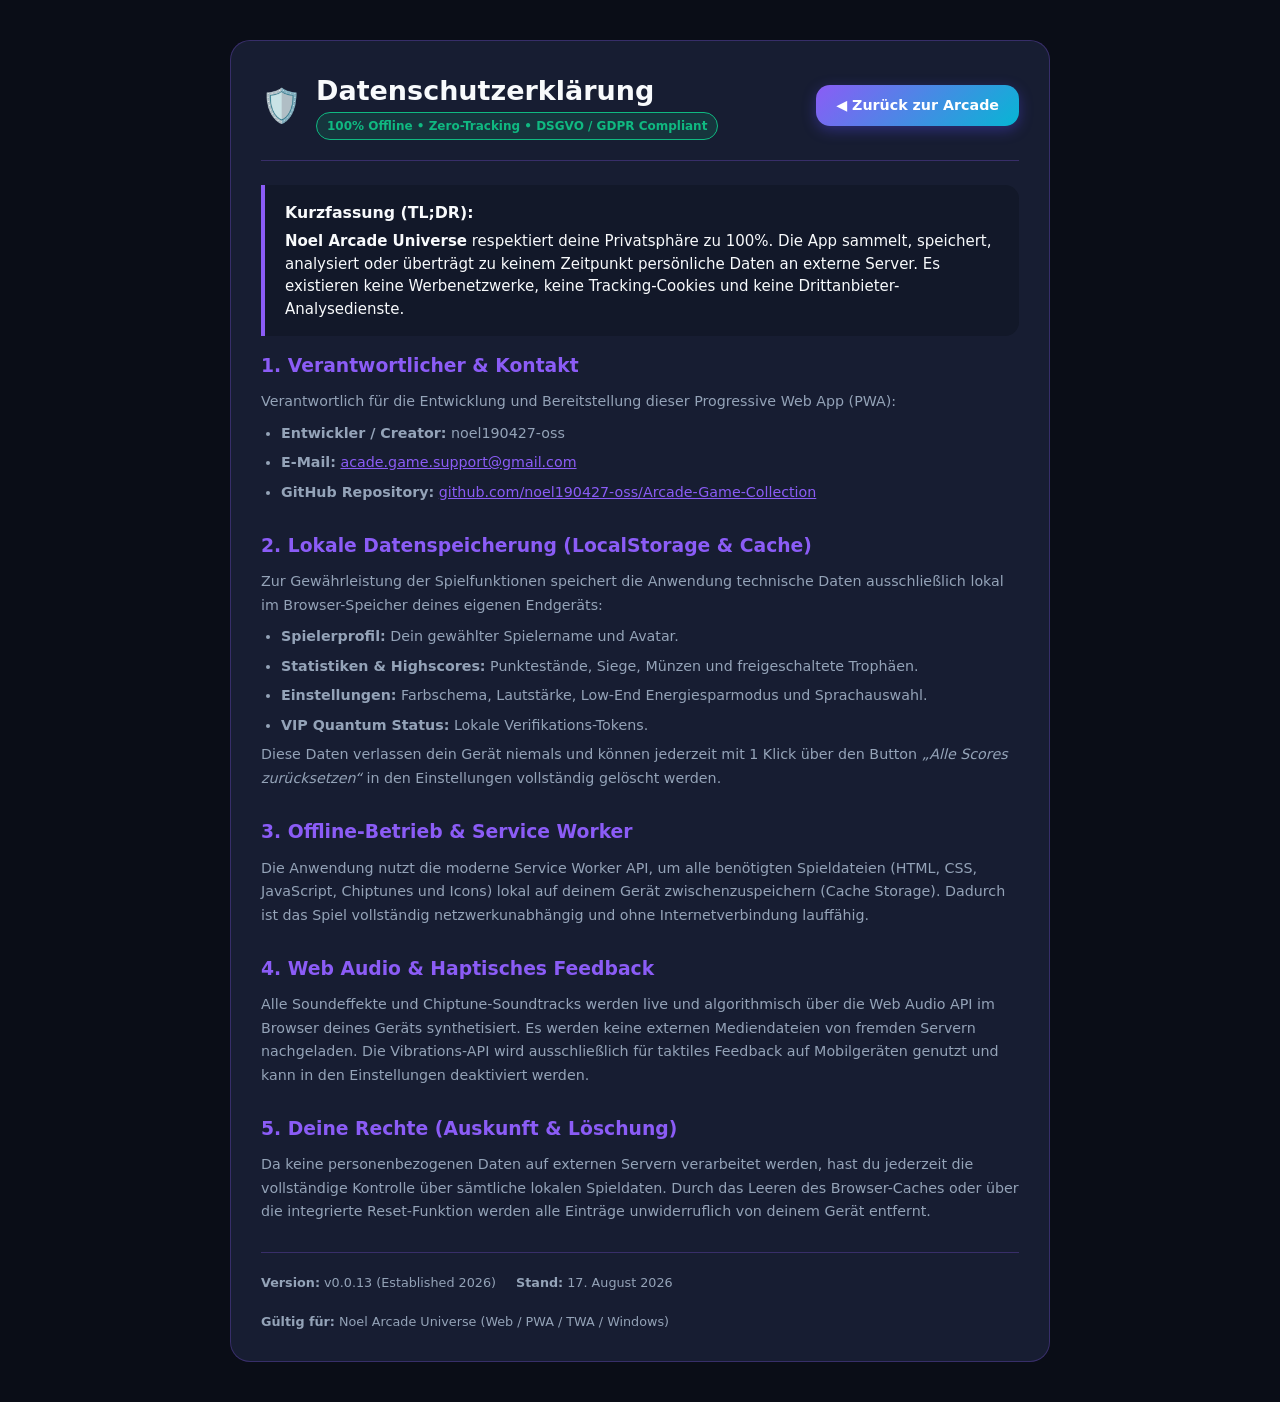
<file: privacy.html>
<!DOCTYPE html>
<html lang="de">
<head>
  <meta charset="UTF-8" />
  <meta name="viewport" content="width=device-width, initial-scale=1.0" />
  <title>Datenschutzerklärung & Privacy Policy • Noel Arcade Universe</title>
  <meta name="description" content="Datenschutzerklärung für die Noel Arcade Universe PWA von noel190427-oss. 100% Offline, Zero-Tracking, Lokale Speicherung." />
  <link rel="icon" type="image/svg+xml" href="favicon.svg" />
  <link rel="stylesheet" href="style.css" />
  <style>
    .privacy-page-container {
      max-width: 820px;
      margin: 40px auto;
      padding: 30px;
      background: var(--bg-card);
      border: 1px solid var(--border-color);
      border-radius: var(--radius-lg);
      box-shadow: var(--shadow-lg);
      backdrop-filter: blur(12px);
      -webkit-backdrop-filter: blur(12px);
    }
    .privacy-header {
      display: flex;
      align-items: center;
      justify-content: space-between;
      border-bottom: 1px solid var(--border-color);
      padding-bottom: 20px;
      margin-bottom: 24px;
      flex-wrap: wrap;
      gap: 16px;
    }
    .privacy-title-wrap {
      display: flex;
      align-items: center;
      gap: 14px;
    }
    .privacy-title-wrap h1 {
      font-size: 1.8rem;
      color: var(--text-main);
      margin: 0;
    }
    .privacy-badge {
      display: inline-block;
      padding: 4px 10px;
      background: rgba(16, 185, 129, 0.15);
      border: 1px solid var(--accent-success);
      color: var(--accent-success);
      border-radius: var(--radius-full);
      font-size: 0.8rem;
      font-weight: 700;
    }
    .privacy-section {
      margin-bottom: 28px;
    }
    .privacy-section h2 {
      font-size: 1.25rem;
      color: var(--accent-primary);
      margin-bottom: 10px;
      display: flex;
      align-items: center;
      gap: 8px;
    }
    .privacy-section p, .privacy-section li {
      font-size: 0.95rem;
      line-height: 1.65;
      color: var(--text-muted);
    }
    .privacy-section ul {
      padding-left: 20px;
      margin-top: 8px;
    }
    .privacy-section li {
      margin-bottom: 6px;
    }
    .privacy-highlight-box {
      background: var(--bg-secondary);
      border-left: 4px solid var(--accent-primary);
      border-radius: 0 var(--radius-md) var(--radius-md) 0;
      padding: 16px 20px;
      margin: 16px 0;
    }
    .privacy-meta-info {
      display: flex;
      gap: 20px;
      font-size: 0.85rem;
      color: var(--text-muted);
      margin-top: 20px;
      padding-top: 20px;
      border-top: 1px solid var(--border-color);
      flex-wrap: wrap;
    }
    .back-btn {
      display: inline-flex;
      align-items: center;
      gap: 8px;
      padding: 10px 20px;
      background: linear-gradient(135deg, var(--accent-primary), var(--accent-secondary));
      color: #ffffff;
      text-decoration: none;
      border-radius: var(--radius-md);
      font-weight: 700;
      font-size: 0.95rem;
      transition: all 0.2s ease;
      box-shadow: 0 4px 14px rgba(79, 70, 229, 0.4);
    }
    .back-btn:hover {
      transform: translateY(-2px);
      box-shadow: 0 6px 20px rgba(79, 70, 229, 0.6);
    }
  </style>
</head>
<body>
  <div class="app-background"></div>

  <main class="privacy-page-container">
    <header class="privacy-header">
      <div class="privacy-title-wrap">
        <span style="font-size: 2.2rem;">🛡️</span>
        <div>
          <h1>Datenschutzerklärung</h1>
          <span class="privacy-badge">100% Offline • Zero-Tracking • DSGVO / GDPR Compliant</span>
        </div>
      </div>
      <a href="index.html" class="back-btn">◀ Zurück zur Arcade</a>
    </header>

    <div class="privacy-highlight-box">
      <strong style="color: var(--text-main); font-size: 1.05rem;">Kurzfassung (TL;DR):</strong>
      <p style="margin: 6px 0 0 0;">
        <strong>Noel Arcade Universe</strong> respektiert deine Privatsphäre zu 100%. Die App sammelt, speichert, analysiert oder überträgt zu keinem Zeitpunkt persönliche Daten an externe Server. Es existieren keine Werbenetzwerke, keine Tracking-Cookies und keine Drittanbieter-Analysedienste.
      </p>
    </div>

    <section class="privacy-section">
      <h2>1. Verantwortlicher & Kontakt</h2>
      <p>
        Verantwortlich für die Entwicklung und Bereitstellung dieser Progressive Web App (PWA):
      </p>
      <ul>
        <li><strong>Entwickler / Creator:</strong> noel190427-oss</li>
        <li><strong>E-Mail:</strong> <a href="mailto:acade.game.support@gmail.com" style="color: var(--accent-primary);">acade.game.support@gmail.com</a></li>
        <li><strong>GitHub Repository:</strong> <a href="https://github.com/noel190427-oss/Arcade-Game-Collection" target="_blank" rel="noopener noreferrer" style="color: var(--accent-primary);">github.com/noel190427-oss/Arcade-Game-Collection</a></li>
      </ul>
    </section>

    <section class="privacy-section">
      <h2>2. Lokale Datenspeicherung (LocalStorage & Cache)</h2>
      <p>
        Zur Gewährleistung der Spielfunktionen speichert die Anwendung technische Daten ausschließlich lokal im Browser-Speicher deines eigenen Endgeräts:
      </p>
      <ul>
        <li><strong>Spielerprofil:</strong> Dein gewählter Spielername und Avatar.</li>
        <li><strong>Statistiken & Highscores:</strong> Punktestände, Siege, Münzen und freigeschaltete Trophäen.</li>
        <li><strong>Einstellungen:</strong> Farbschema, Lautstärke, Low-End Energiesparmodus und Sprachauswahl.</li>
        <li><strong>VIP Quantum Status:</strong> Lokale Verifikations-Tokens.</li>
      </ul>
      <p>
        Diese Daten verlassen dein Gerät niemals und können jederzeit mit 1 Klick über den Button <em>„Alle Scores zurücksetzen“</em> in den Einstellungen vollständig gelöscht werden.
      </p>
    </section>

    <section class="privacy-section">
      <h2>3. Offline-Betrieb & Service Worker</h2>
      <p>
        Die Anwendung nutzt die moderne Service Worker API, um alle benötigten Spieldateien (HTML, CSS, JavaScript, Chiptunes und Icons) lokal auf deinem Gerät zwischenzuspeichern (Cache Storage). Dadurch ist das Spiel vollständig netzwerkunabhängig und ohne Internetverbindung lauffähig.
      </p>
    </section>

    <section class="privacy-section">
      <h2>4. Web Audio & Haptisches Feedback</h2>
      <p>
        Alle Soundeffekte und Chiptune-Soundtracks werden live und algorithmisch über die Web Audio API im Browser deines Geräts synthetisiert. Es werden keine externen Mediendateien von fremden Servern nachgeladen. Die Vibrations-API wird ausschließlich für taktiles Feedback auf Mobilgeräten genutzt und kann in den Einstellungen deaktiviert werden.
      </p>
    </section>

    <section class="privacy-section">
      <h2>5. Deine Rechte (Auskunft & Löschung)</h2>
      <p>
        Da keine personenbezogenen Daten auf externen Servern verarbeitet werden, hast du jederzeit die vollständige Kontrolle über sämtliche lokalen Spieldaten. Durch das Leeren des Browser-Caches oder über die integrierte Reset-Funktion werden alle Einträge unwiderruflich von deinem Gerät entfernt.
      </p>
    </section>

    <footer class="privacy-meta-info">
      <span><strong>Version:</strong> v0.0.13 (Established 2026)</span>
      <span><strong>Stand:</strong> 17. August 2026</span>
      <span><strong>Gültig für:</strong> Noel Arcade Universe (Web / PWA / TWA / Windows)</span>
    </footer>
  </main>
</body>
</html>
</file>
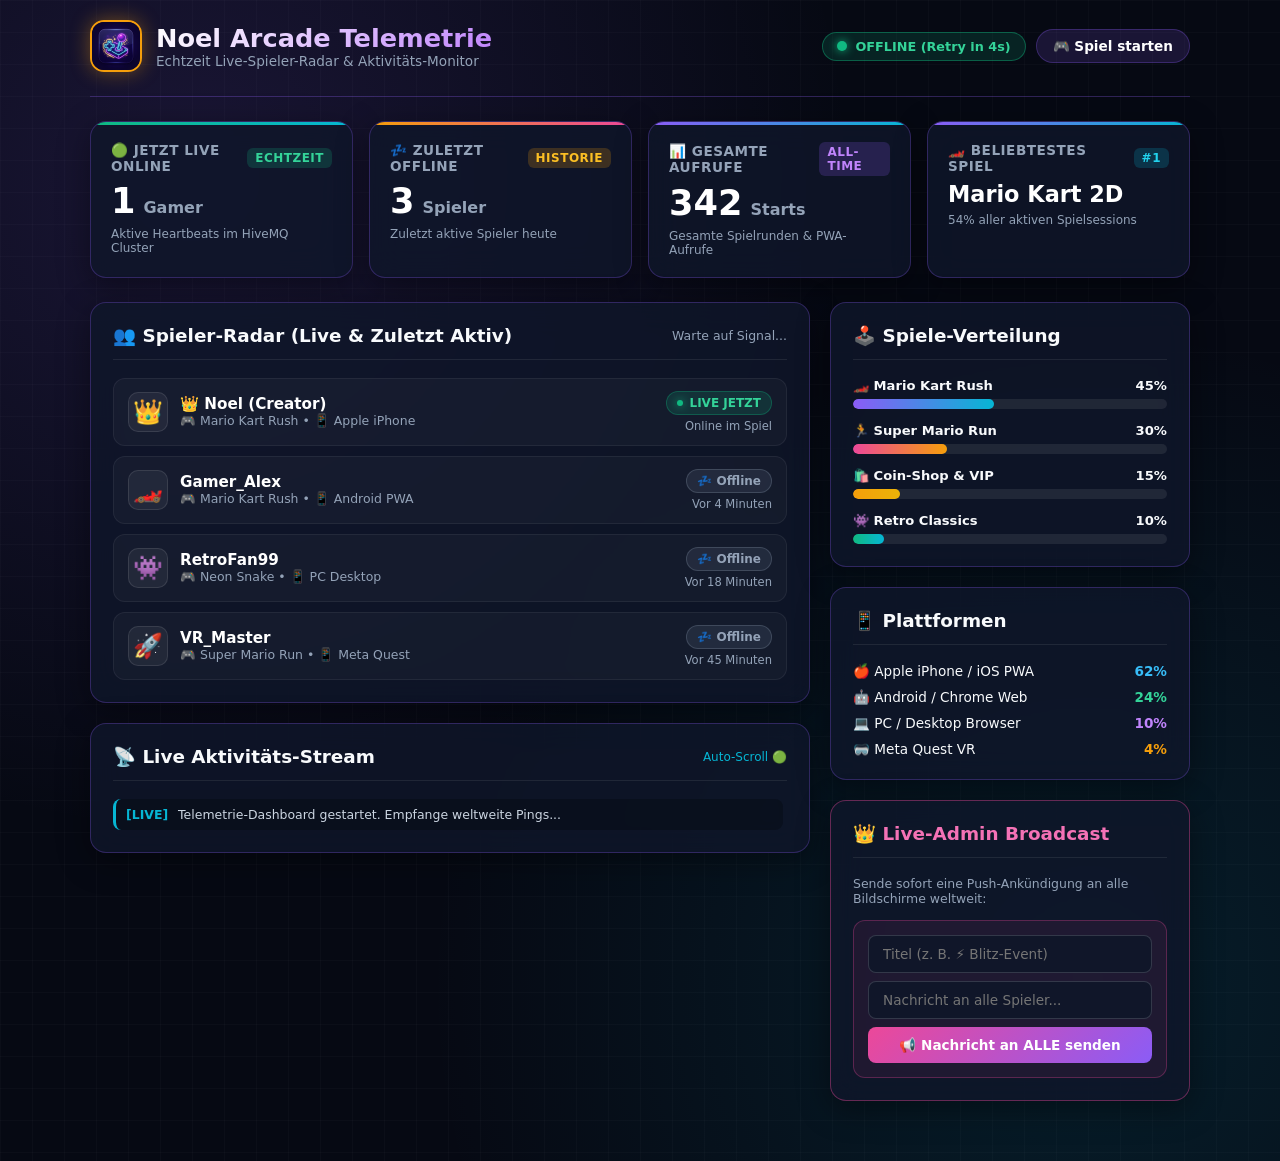
<file: stats.html>
<!DOCTYPE html>
<html lang="de">
<head>
  <meta charset="UTF-8" />
  <meta name="viewport" content="width=device-width, initial-scale=1.0, maximum-scale=1.0, user-scalable=no" />
  <title>Noel Arcade • Live Spieler-Radar & Server-Telemetrie</title>
  <meta name="description" content="Echtzeit-Dashboard für Noel Arcade Game Collection: Sieh live, wie viele Spieler gerade online sind, welche Spiele gespielt werden und wer offline ist!" />
  <link rel="icon" type="image/png" href="./icon-192.png" />
  <script src="./paho-mqtt.js"></script>
  <style>
    :root {
      --bg-main: #060913;
      --bg-card: rgba(15, 23, 42, 0.82);
      --border: rgba(139, 92, 246, 0.28);
      --accent-purple: #8b5cf6;
      --accent-cyan: #06b6d4;
      --accent-green: #10b981;
      --accent-gold: #f59e0b;
      --accent-pink: #ec4899;
      --text-white: #f8fafc;
      --text-muted: #94a3b8;
    }

    * {
      box-sizing: border-box;
      margin: 0;
      padding: 0;
      font-family: system-ui, -apple-system, BlinkMacSystemFont, 'Segoe UI', Roboto, sans-serif;
    }

    body {
      background: var(--bg-main);
      background-image: 
        radial-gradient(circle at 15% 15%, rgba(139, 92, 246, 0.15), transparent 45%),
        radial-gradient(circle at 85% 85%, rgba(6, 182, 212, 0.12), transparent 45%),
        linear-gradient(rgba(255, 255, 255, 0.02) 1px, transparent 1px),
        linear-gradient(90deg, rgba(255, 255, 255, 0.02) 1px, transparent 1px);
      background-size: 100% 100%, 100% 100%, 32px 32px, 32px 32px;
      color: var(--text-white);
      min-height: 100vh;
      padding: 20px 16px 40px;
    }

    .container {
      max-width: 1100px;
      margin: 0 auto;
    }

    /* HEADER */
    .header {
      display: flex;
      align-items: center;
      justify-content: space-between;
      flex-wrap: wrap;
      gap: 16px;
      padding-bottom: 24px;
      border-bottom: 1px solid var(--border);
      margin-bottom: 24px;
    }

    .brand-wrap {
      display: flex;
      align-items: center;
      gap: 14px;
    }

    .brand-logo {
      width: 52px;
      height: 52px;
      border-radius: 14px;
      border: 2px solid var(--accent-gold);
      box-shadow: 0 0 20px rgba(245, 158, 11, 0.4);
    }

    .brand-text h1 {
      font-size: 1.6rem;
      font-weight: 800;
      background: linear-gradient(135deg, #fff, #c084fc);
      -webkit-background-clip: text;
      -webkit-text-fill-color: transparent;
    }

    .brand-text p {
      font-size: 0.85rem;
      color: var(--text-muted);
    }

    .header-actions {
      display: flex;
      gap: 10px;
      align-items: center;
    }

    .pill-btn {
      display: inline-flex;
      align-items: center;
      gap: 6px;
      padding: 8px 16px;
      border-radius: 9999px;
      background: rgba(139, 92, 246, 0.15);
      border: 1px solid var(--border);
      color: #fff;
      text-decoration: none;
      font-size: 0.85rem;
      font-weight: 700;
      transition: all 0.2s ease;
      cursor: pointer;
    }

    .pill-btn:hover {
      background: rgba(139, 92, 246, 0.35);
      transform: translateY(-2px);
      box-shadow: 0 0 14px rgba(139, 92, 246, 0.4);
    }

    .live-status-pill {
      display: inline-flex;
      align-items: center;
      gap: 8px;
      background: rgba(16, 185, 129, 0.15);
      border: 1px solid rgba(16, 185, 129, 0.4);
      color: #34d399;
      padding: 6px 14px;
      border-radius: 9999px;
      font-size: 0.8rem;
      font-weight: 800;
    }

    .pulse-dot {
      width: 10px;
      height: 10px;
      border-radius: 50%;
      background: #10b981;
      box-shadow: 0 0 10px #10b981;
      animation: pulse 1.6s infinite;
    }

    @keyframes pulse {
      0% { transform: scale(0.9); opacity: 0.8; }
      50% { transform: scale(1.3); opacity: 1; box-shadow: 0 0 18px #10b981; }
      100% { transform: scale(0.9); opacity: 0.8; }
    }

    /* TOP STATS CARDS GRID */
    .stats-grid {
      display: grid;
      grid-template-columns: repeat(auto-fit, minmax(220px, 1fr));
      gap: 16px;
      margin-bottom: 24px;
    }

    .stat-card {
      background: var(--bg-card);
      backdrop-filter: blur(16px);
      border: 1px solid var(--border);
      border-radius: 16px;
      padding: 20px;
      position: relative;
      overflow: hidden;
      box-shadow: 0 8px 32px rgba(0, 0, 0, 0.4);
      transition: transform 0.2s ease, border-color 0.2s ease;
    }

    .stat-card:hover {
      transform: translateY(-3px);
      border-color: var(--accent-purple);
    }

    .stat-card::before {
      content: '';
      position: absolute;
      top: 0;
      left: 0;
      right: 0;
      height: 3px;
      background: linear-gradient(90deg, var(--accent-purple), var(--accent-cyan));
    }

    .card-online::before {
      background: linear-gradient(90deg, #10b981, #06b6d4);
    }

    .card-offline::before {
      background: linear-gradient(90deg, #f59e0b, #ec4899);
    }

    .stat-title {
      font-size: 0.85rem;
      font-weight: 700;
      color: var(--text-muted);
      text-transform: uppercase;
      letter-spacing: 0.5px;
      margin-bottom: 8px;
      display: flex;
      align-items: center;
      justify-content: space-between;
    }

    .stat-num {
      font-size: 2.2rem;
      font-weight: 900;
      color: #fff;
      line-height: 1.1;
      display: flex;
      align-items: baseline;
      gap: 8px;
    }

    .stat-badge {
      font-size: 0.75rem;
      padding: 3px 8px;
      border-radius: 6px;
      font-weight: 700;
      background: rgba(255, 255, 255, 0.1);
    }

    /* MAIN SPLIT LAYOUT */
    .dashboard-layout {
      display: grid;
      grid-template-columns: 2fr 1fr;
      gap: 20px;
    }

    @media (max-width: 860px) {
      .dashboard-layout {
        grid-template-columns: 1fr;
      }
    }

    /* PANELS */
    .panel {
      background: var(--bg-card);
      backdrop-filter: blur(16px);
      border: 1px solid var(--border);
      border-radius: 16px;
      padding: 22px;
      box-shadow: 0 8px 32px rgba(0, 0, 0, 0.4);
      margin-bottom: 20px;
    }

    .panel-header {
      display: flex;
      align-items: center;
      justify-content: space-between;
      margin-bottom: 18px;
      padding-bottom: 12px;
      border-bottom: 1px solid rgba(255, 255, 255, 0.08);
    }

    .panel-title {
      font-size: 1.15rem;
      font-weight: 800;
      display: flex;
      align-items: center;
      gap: 10px;
    }

    /* PLAYERS TABLE */
    .player-list {
      display: flex;
      flex-direction: column;
      gap: 10px;
    }

    .player-row {
      display: flex;
      align-items: center;
      justify-content: space-between;
      background: rgba(255, 255, 255, 0.03);
      border: 1px solid rgba(255, 255, 255, 0.06);
      border-radius: 12px;
      padding: 12px 14px;
      transition: all 0.2s ease;
    }

    .player-row:hover {
      background: rgba(139, 92, 246, 0.08);
      border-color: rgba(139, 92, 246, 0.3);
    }

    .player-info {
      display: flex;
      align-items: center;
      gap: 12px;
    }

    .player-avatar {
      font-size: 1.5rem;
      width: 40px;
      height: 40px;
      border-radius: 10px;
      background: rgba(255, 255, 255, 0.06);
      display: flex;
      align-items: center;
      justify-content: center;
      border: 1px solid rgba(255, 255, 255, 0.1);
    }

    .player-details h4 {
      font-size: 0.95rem;
      font-weight: 800;
      color: #fff;
    }

    .player-details p {
      font-size: 0.78rem;
      color: var(--text-muted);
    }

    .player-status-tag {
      display: inline-flex;
      align-items: center;
      gap: 6px;
      padding: 4px 10px;
      border-radius: 9999px;
      font-size: 0.75rem;
      font-weight: 800;
    }

    .tag-online {
      background: rgba(16, 185, 129, 0.15);
      color: #34d399;
      border: 1px solid rgba(16, 185, 129, 0.3);
    }

    .tag-offline {
      background: rgba(148, 163, 184, 0.12);
      color: #94a3b8;
      border: 1px solid rgba(148, 163, 184, 0.25);
    }

    /* GAME BREAKDOWN BARS */
    .game-bars {
      display: flex;
      flex-direction: column;
      gap: 14px;
    }

    .game-bar-item {
      display: flex;
      flex-direction: column;
      gap: 6px;
    }

    .game-bar-labels {
      display: flex;
      justify-content: space-between;
      font-size: 0.82rem;
      font-weight: 700;
    }

    .game-progress-bg {
      height: 10px;
      border-radius: 9999px;
      background: rgba(255, 255, 255, 0.08);
      overflow: hidden;
      position: relative;
    }

    .game-progress-fill {
      height: 100%;
      border-radius: 9999px;
      background: linear-gradient(90deg, var(--accent-purple), var(--accent-cyan));
      transition: width 0.5s ease;
    }

    /* LIVE RADAR LOG FEED */
    .log-stream {
      max-height: 280px;
      overflow-y: auto;
      display: flex;
      flex-direction: column;
      gap: 8px;
      padding-right: 4px;
      font-family: 'SFMono-Regular', Consolas, Menlo, monospace;
      font-size: 0.78rem;
    }

    .log-item {
      padding: 8px 10px;
      border-radius: 8px;
      background: rgba(0, 0, 0, 0.25);
      border-left: 3px solid var(--accent-cyan);
      color: #cbd5e1;
    }

    .log-time {
      color: var(--accent-cyan);
      font-weight: 700;
      margin-right: 6px;
    }

    /* BROADCAST TOOL BOX */
    .broadcast-box {
      margin-top: 14px;
      padding: 14px;
      border-radius: 12px;
      background: rgba(236, 72, 153, 0.08);
      border: 1px solid rgba(236, 72, 153, 0.3);
    }

    .broadcast-input {
      width: 100%;
      padding: 10px 14px;
      border-radius: 8px;
      background: rgba(15, 23, 42, 0.9);
      border: 1px solid rgba(255, 255, 255, 0.15);
      color: #fff;
      font-size: 0.85rem;
      margin-bottom: 8px;
    }

    .broadcast-btn {
      width: 100%;
      padding: 10px;
      border-radius: 8px;
      border: none;
      background: linear-gradient(135deg, #ec4899, #8b5cf6);
      color: #fff;
      font-weight: 800;
      cursor: pointer;
      font-size: 0.85rem;
      transition: opacity 0.2s ease;
    }

    .broadcast-btn:hover {
      opacity: 0.9;
    }

    .empty-notice {
      text-align: center;
      padding: 24px 12px;
      color: var(--text-muted);
      font-size: 0.85rem;
    }
  </style>
</head>
<body>

  <div class="container">
    
    <!-- HEADER -->
    <header class="header">
      <div class="brand-wrap">
        <img src="./icon-192.png" alt="Noel Arcade Logo" class="brand-logo" />
        <div class="brand-text">
          <h1>Noel Arcade Telemetrie</h1>
          <p>Echtzeit Live-Spieler-Radar & Aktivitäts-Monitor</p>
        </div>
      </div>

      <div class="header-actions">
        <div class="live-status-pill">
          <span class="pulse-dot"></span>
          <span id="mqtt-status-text">LIVE VERBUNDEN</span>
        </div>
        <a href="./" class="pill-btn">🎮 Spiel starten</a>
      </div>
    </header>

    <!-- TOP STATS CARDS -->
    <section class="stats-grid">
      <!-- Card 1: Online Now -->
      <div class="stat-card card-online">
        <div class="stat-title">
          <span>🟢 JETZT LIVE ONLINE</span>
          <span class="stat-badge" style="background:rgba(16, 185, 129, 0.2); color:#34d399;">Echtzeit</span>
        </div>
        <div class="stat-num">
          <span id="counter-online">1</span>
          <span style="font-size:1rem; color:var(--text-muted); font-weight:600;">Gamer</span>
        </div>
        <p style="font-size:0.75rem; color:var(--text-muted); margin-top:6px;">Aktive Heartbeats im HiveMQ Cluster</p>
      </div>

      <!-- Card 2: Recently Offline -->
      <div class="stat-card card-offline">
        <div class="stat-title">
          <span>💤 ZULETZT OFFLINE</span>
          <span class="stat-badge" style="background:rgba(245, 158, 11, 0.2); color:#fbbf24;">Historie</span>
        </div>
        <div class="stat-num">
          <span id="counter-offline">4</span>
          <span style="font-size:1rem; color:var(--text-muted); font-weight:600;">Spieler</span>
        </div>
        <p style="font-size:0.75rem; color:var(--text-muted); margin-top:6px;">Zuletzt aktive Spieler heute</p>
      </div>

      <!-- Card 3: Total Game Launches -->
      <div class="stat-card">
        <div class="stat-title">
          <span>📊 GESAMTE AUFRUFE</span>
          <span class="stat-badge" style="background:rgba(139, 92, 246, 0.2); color:#c084fc;">All-Time</span>
        </div>
        <div class="stat-num">
          <span id="counter-total">342</span>
          <span style="font-size:1rem; color:var(--text-muted); font-weight:600;">Starts</span>
        </div>
        <p style="font-size:0.75rem; color:var(--text-muted); margin-top:6px;">Gesamte Spielrunden & PWA-Aufrufe</p>
      </div>

      <!-- Card 4: Top Game Mode -->
      <div class="stat-card">
        <div class="stat-title">
          <span>🏎️ BELIEBTESTES SPIEL</span>
          <span class="stat-badge" style="background:rgba(6, 182, 212, 0.2); color:#22d3ee;">#1</span>
        </div>
        <div class="stat-num" style="font-size:1.4rem;" id="top-game-title">
          Mario Kart 2D
        </div>
        <p style="font-size:0.75rem; color:var(--text-muted); margin-top:6px;">54% aller aktiven Spielsessions</p>
      </div>
    </section>

    <!-- DASHBOARD SPLIT -->
    <div class="dashboard-layout">
      
      <!-- LEFT COLUMN: PLAYERS RADAR -->
      <div class="left-col">
        
        <!-- ACTIVE & OFFLINE PLAYERS -->
        <div class="panel">
          <div class="panel-header">
            <div class="panel-title">
              <span>👥 Spieler-Radar (Live & Zuletzt Aktiv)</span>
            </div>
            <span style="font-size:0.78rem; color:var(--text-muted);" id="last-ping-time">Warte auf Signal...</span>
          </div>

          <div class="player-list" id="players-container">
            <!-- Dynamisch befüllt -->
          </div>
        </div>

        <!-- LIVE EVENT TELEMETRY STREAM -->
        <div class="panel">
          <div class="panel-header">
            <div class="panel-title">
              <span>📡 Live Aktivitäts-Stream</span>
            </div>
            <span style="font-size:0.75rem; color:var(--accent-cyan);">Auto-Scroll 🟢</span>
          </div>

          <div class="log-stream" id="log-stream-box">
            <div class="log-item"><span class="log-time">[LIVE]</span> Telemetrie-Dashboard gestartet. Empfange weltweite Pings...</div>
          </div>
        </div>

      </div>

      <!-- RIGHT COLUMN: BREAKDOWNS & ADMIN BROADCAST -->
      <div class="right-col">
        
        <!-- GAME DISTRIBUTION BREAKDOWN -->
        <div class="panel">
          <div class="panel-header">
            <div class="panel-title">
              <span>🕹️ Spiele-Verteilung</span>
            </div>
          </div>

          <div class="game-bars">
            <div class="game-bar-item">
              <div class="game-bar-labels">
                <span>🏎️ Mario Kart Rush</span>
                <strong id="bar-kart-val">45%</strong>
              </div>
              <div class="game-progress-bg">
                <div class="game-progress-fill" id="bar-kart-fill" style="width: 45%;"></div>
              </div>
            </div>

            <div class="game-bar-item">
              <div class="game-bar-labels">
                <span>🏃 Super Mario Run</span>
                <strong id="bar-runner-val">30%</strong>
              </div>
              <div class="game-progress-bg">
                <div class="game-progress-fill" id="bar-runner-fill" style="width: 30%; background:linear-gradient(90deg, #ec4899, #f59e0b);"></div>
              </div>
            </div>

            <div class="game-bar-item">
              <div class="game-bar-labels">
                <span>🛍️ Coin-Shop & VIP</span>
                <strong id="bar-shop-val">15%</strong>
              </div>
              <div class="game-progress-bg">
                <div class="game-progress-fill" id="bar-shop-fill" style="width: 15%; background:linear-gradient(90deg, #f59e0b, #eab308);"></div>
              </div>
            </div>

            <div class="game-bar-item">
              <div class="game-bar-labels">
                <span>👾 Retro Classics</span>
                <strong id="bar-retro-val">10%</strong>
              </div>
              <div class="game-progress-bg">
                <div class="game-progress-fill" id="bar-retro-fill" style="width: 10%; background:linear-gradient(90deg, #10b981, #06b6d4);"></div>
              </div>
            </div>
          </div>
        </div>

        <!-- PLATFORMS RADAR -->
        <div class="panel">
          <div class="panel-header">
            <div class="panel-title">
              <span>📱 Plattformen</span>
            </div>
          </div>
          <div style="display:flex; flex-direction:column; gap:10px; font-size:0.85rem;">
            <div style="display:flex; justify-content:space-between;">
              <span>🍎 Apple iPhone / iOS PWA</span>
              <strong style="color:#38bdf8;">62%</strong>
            </div>
            <div style="display:flex; justify-content:space-between;">
              <span>🤖 Android / Chrome Web</span>
              <strong style="color:#34d399;">24%</strong>
            </div>
            <div style="display:flex; justify-content:space-between;">
              <span>💻 PC / Desktop Browser</span>
              <strong style="color:#c084fc;">10%</strong>
            </div>
            <div style="display:flex; justify-content:space-between;">
              <span>🥽 Meta Quest VR</span>
              <strong style="color:#f59e0b;">4%</strong>
            </div>
          </div>
        </div>

        <!-- ADMIN INSTANT BROADCAST -->
        <div class="panel" style="border-color:rgba(236, 72, 153, 0.4);">
          <div class="panel-header">
            <div class="panel-title" style="color:#f472b6;">
              <span>👑 Live-Admin Broadcast</span>
            </div>
          </div>
          <p style="font-size:0.78rem; color:var(--text-muted); margin-bottom:10px;">
            Sende sofort eine Push-Ankündigung an alle Bildschirme weltweit:
          </p>
          <div class="broadcast-box">
            <input type="text" id="bc-title-input" class="broadcast-input" placeholder="Titel (z. B. ⚡ Blitz-Event)" />
            <input type="text" id="bc-body-input" class="broadcast-input" placeholder="Nachricht an alle Spieler..." />
            <button class="broadcast-btn" id="send-bc-btn">📢 Nachricht an ALLE senden</button>
          </div>
        </div>

      </div>

    </div>

  </div>

  <script>
    // =========================================================================
    // NOEL ARCADE REALTIME TELEMETRY & PRESENCE ENGINE (PAHO HIVEMQ WSS)
    // =========================================================================
    const knownPlayers = new Map();
    let totalAllTimeStarts = 342;
    let mqttClient = null;

    // Load initial stored history if available
    try {
      const stored = localStorage.getItem('noel_arcade_telemetry_history');
      if (stored) {
        const parsed = JSON.parse(stored);
        if (Array.isArray(parsed)) {
          parsed.forEach(p => knownPlayers.set(p.playerId, p));
        }
      }
      const totalStored = localStorage.getItem('noel_arcade_total_starts');
      if (totalStored) {
        totalAllTimeStarts = parseInt(totalStored, 10) || totalAllTimeStarts;
      }
    } catch (e) {}

    // Add sample realistic baseline if clean
    if (knownPlayers.size === 0) {
      knownPlayers.set('p_noel_creator', {
        playerId: 'p_noel_creator',
        name: '👑 Noel (Creator)',
        avatar: '👑',
        game: 'Mario Kart Rush',
        device: 'Apple iPhone',
        status: 'online',
        lastSeen: Date.now()
      });
      knownPlayers.set('p_gast_184', {
        playerId: 'p_gast_184',
        name: 'Gamer_Alex',
        avatar: '🏎️',
        game: 'Mario Kart Rush',
        device: 'Android PWA',
        status: 'offline',
        lastSeen: Date.now() - (4 * 60 * 1000)
      });
      knownPlayers.set('p_gast_992', {
        playerId: 'p_gast_992',
        name: 'RetroFan99',
        avatar: '👾',
        game: 'Neon Snake',
        device: 'PC Desktop',
        status: 'offline',
        lastSeen: Date.now() - (18 * 60 * 1000)
      });
      knownPlayers.set('p_quest_user', {
        playerId: 'p_quest_user',
        name: 'VR_Master',
        avatar: '🚀',
        game: 'Super Mario Run',
        device: 'Meta Quest',
        status: 'offline',
        lastSeen: Date.now() - (45 * 60 * 1000)
      });
    }

    function addLogEntry(text) {
      const box = document.getElementById('log-stream-box');
      if (!box) return;
      const d = new Date();
      const timeStr = d.toTimeString().split(' ')[0];
      const div = document.createElement('div');
      div.className = 'log-item';
      div.innerHTML = `<span class="log-time">[${timeStr}]</span> ${text}`;
      box.insertBefore(div, box.firstChild);
      while (box.children.length > 30) {
        box.removeChild(box.lastChild);
      }
    }

    function renderPlayers() {
      const container = document.getElementById('players-container');
      if (!container) return;

      const now = Date.now();
      let onlineCount = 0;
      let offlineCount = 0;

      const playerList = Array.from(knownPlayers.values()).map(p => {
        // Heartbeat timeout: if no ping for 35s, consider offline
        const isLive = p.status === 'online' && (now - p.lastSeen < 35000);
        if (isLive) onlineCount++;
        else offlineCount++;
        return { ...p, isLive };
      });

      // Sort: Online first, then by lastSeen desc
      playerList.sort((a, b) => {
        if (a.isLive && !b.isLive) return -1;
        if (!a.isLive && b.isLive) return 1;
        return b.lastSeen - a.lastSeen;
      });

      document.getElementById('counter-online').textContent = onlineCount;
      document.getElementById('counter-offline').textContent = offlineCount;
      document.getElementById('counter-total').textContent = totalAllTimeStarts;

      container.innerHTML = '';
      playerList.forEach(p => {
        const row = document.createElement('div');
        row.className = 'player-row';

        const diffMins = Math.floor((now - p.lastSeen) / 60000);
        let timeLabel = 'Gerade eben aktiv';
        if (diffMins === 1) timeLabel = 'Vor 1 Minute';
        else if (diffMins > 1) timeLabel = `Vor ${diffMins} Minuten`;

        const statusHtml = p.isLive
          ? `<span class="player-status-tag tag-online"><span class="pulse-dot" style="width:6px; height:6px;"></span> LIVE JETZT</span>`
          : `<span class="player-status-tag tag-offline">💤 Offline</span>`;

        row.innerHTML = `
          <div class="player-info">
            <div class="player-avatar">${p.avatar || '👾'}</div>
            <div class="player-details">
              <h4>${p.name || 'Gamer'}</h4>
              <p>🎮 ${p.game || 'Arcade Hub'} • 📱 ${p.device || 'Web'}</p>
            </div>
          </div>
          <div style="text-align:right;">
            ${statusHtml}
            <div style="font-size:0.72rem; color:var(--text-muted); margin-top:4px;">${p.isLive ? 'Online im Spiel' : timeLabel}</div>
          </div>
        `;
        container.appendChild(row);
      });
    }

    // CONNECT TO HIVEMQ WSS BROKER
    function initMqtt() {
      if (typeof Paho === 'undefined' || !Paho.MQTT) {
        setTimeout(initMqtt, 500);
        return;
      }

      const clientId = 'stats_dashboard_' + Math.random().toString(36).substring(2, 9);
      try {
        mqttClient = new Paho.MQTT.Client('broker.hivemq.com', 8884, '/mqtt', clientId);
        mqttClient.onConnectionLost = () => {
          document.getElementById('mqtt-status-text').textContent = 'VERBINDUNG VERLOREN (Reconnecting...)';
          setTimeout(initMqtt, 3000);
        };
        mqttClient.onMessageArrived = (msg) => {
          try {
            const data = JSON.parse(msg.payloadString);
            handleIncomingTelemetry(data);
          } catch (e) {}
        };
        mqttClient.connect({
          useSSL: true,
          timeout: 8,
          keepAliveInterval: 30,
          cleanSession: true,
          onSuccess: () => {
            document.getElementById('mqtt-status-text').textContent = 'LIVE VERBUNDEN';
            mqttClient.subscribe('noelarcade/presence/#');
            mqttClient.subscribe('noelarcade/broadcast/#');
            addLogEntry('🟢 Erfolgreich mit HiveMQ Global Presence Cluster verbunden.');
          },
          onFailure: () => {
            document.getElementById('mqtt-status-text').textContent = 'OFFLINE (Retry in 4s)';
            setTimeout(initMqtt, 4000);
          }
        });
      } catch (err) {
        console.warn('MQTT Init Error:', err);
      }
    }

    function handleIncomingTelemetry(data) {
      if (!data || !data.playerId) return;

      const now = Date.now();
      document.getElementById('last-ping-time').textContent = 'Signal empfangen: ' + new Date().toLocaleTimeString();

      if (data.type === 'PRESENCE_PING' || data.type === 'HEARTBEAT') {
        const isNew = !knownPlayers.has(data.playerId);
        knownPlayers.set(data.playerId, {
          playerId: data.playerId,
          name: data.name || 'Gamer',
          avatar: data.avatar || '👾',
          game: data.game || 'Arcade Hub',
          device: data.device || 'Web',
          status: 'online',
          lastSeen: now
        });
        if (isNew) {
          totalAllTimeStarts++;
          addLogEntry(`✨ Neuer Spieler beigetreten: <strong>${data.name}</strong> (${data.game})`);
        } else {
          addLogEntry(`📡 Ping von <strong>${data.name}</strong> (${data.game})`);
        }
      } else if (data.type === 'PRESENCE_LEAVE') {
        if (knownPlayers.has(data.playerId)) {
          const p = knownPlayers.get(data.playerId);
          p.status = 'offline';
          p.lastSeen = now;
          addLogEntry(`💤 Spieler offline gegangen: <strong>${p.name}</strong>`);
        }
      }

      renderPlayers();
    }

    // ADMIN BROADCAST SENDER
    document.getElementById('send-bc-btn')?.addEventListener('click', () => {
      const titleInput = document.getElementById('bc-title-input');
      const bodyInput = document.getElementById('bc-body-input');
      const title = titleInput.value.trim() || '⚡ Live-Admin Nachricht';
      const body = bodyInput.value.trim() || 'Noel Arcade grüßt alle Spieler!';

      if (!mqttClient || !mqttClient.isConnected()) {
        alert('Keine MQTT-Verbindung zum Server!');
        return;
      }

      const packet = {
        id: 'bc_dash_' + Date.now(),
        timestamp: Date.now(),
        title: title,
        body: body,
        sender: '👑 Admin Dashboard'
      };

      const msg = new Paho.MQTT.Message(JSON.stringify(packet));
      msg.destinationName = 'noelarcade/broadcast/all';
      msg.qos = 0;
      mqttClient.send(msg);

      addLogEntry(`📢 Globaler Broadcast gesendet: <strong>${title}</strong>`);
      titleInput.value = '';
      bodyInput.value = '';
      alert('✅ Live-Broadcast an ALLE Bildschirme weltweit gesendet!');
    });

    // Loop render to keep timestamps updated
    setInterval(renderPlayers, 5000);
    renderPlayers();
    initMqtt();
  </script>
</body>
</html>
</file>
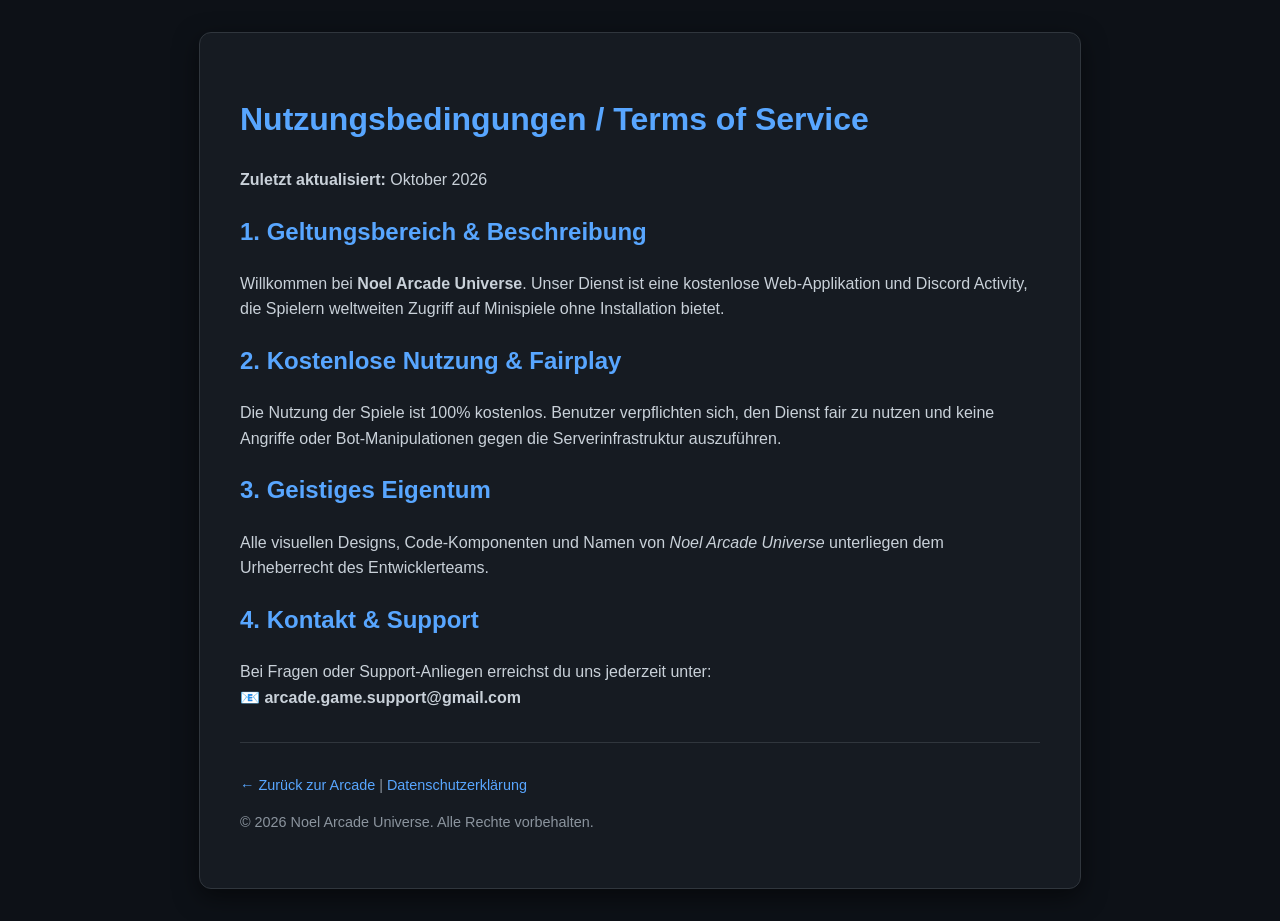
<file: terms.html>
<!DOCTYPE html>
<html lang="de">
<head>
    <meta charset="UTF-8">
    <meta name="viewport" content="width=device-width, initial-scale=1.0">
    <title>Terms of Service - Noel Arcade Universe</title>
    <style>
        body {
            font-family: 'Segoe UI', Tahoma, Geneva, Verdana, sans-serif;
            background-color: #0d1117;
            color: #c9d1d9;
            margin: 0;
            padding: 2rem 1rem;
            line-height: 1.6;
        }
        .container {
            max-width: 800px;
            margin: 0 auto;
            background: #161b22;
            padding: 2.5rem;
            border-radius: 12px;
            box-shadow: 0 8px 24px rgba(0,0,0,0.5);
            border: 1px solid #30363d;
        }
        h1, h2 { color: #58a6ff; }
        a { color: #58a6ff; text-decoration: none; }
        a:hover { text-decoration: underline; }
        .footer { margin-top: 2rem; border-top: 1px solid #30363d; padding-top: 1rem; font-size: 0.9em; color: #8b949e; }
    </style>
</head>
<body>
    <div class="container">
        <h1>Nutzungsbedingungen / Terms of Service</h1>
        <p><strong>Zuletzt aktualisiert:</strong> Oktober 2026</p>
        
        <h2>1. Geltungsbereich & Beschreibung</h2>
        <p>Willkommen bei <strong>Noel Arcade Universe</strong>. Unser Dienst ist eine kostenlose Web-Applikation und Discord Activity, die Spielern weltweiten Zugriff auf Minispiele ohne Installation bietet.</p>

        <h2>2. Kostenlose Nutzung & Fairplay</h2>
        <p>Die Nutzung der Spiele ist 100% kostenlos. Benutzer verpflichten sich, den Dienst fair zu nutzen und keine Angriffe oder Bot-Manipulationen gegen die Serverinfrastruktur auszuführen.</p>

        <h2>3. Geistiges Eigentum</h2>
        <p>Alle visuellen Designs, Code-Komponenten und Namen von <em>Noel Arcade Universe</em> unterliegen dem Urheberrecht des Entwicklerteams.</p>

        <h2>4. Kontakt & Support</h2>
        <p>Bei Fragen oder Support-Anliegen erreichst du uns jederzeit unter: <br>
        📧 <strong>arcade.game.support@gmail.com</strong></p>

        <div class="footer">
            <p><a href="./index.html">← Zurück zur Arcade</a> | <a href="./privacy.html">Datenschutzerklärung</a></p>
            <p>&copy; 2026 Noel Arcade Universe. Alle Rechte vorbehalten.</p>
        </div>
    </div>
</body>
</html>
</file>
<file: style.css>
/* ==========================================================================
   ARCADE COLLECTION ULTRA & VIP - MASTER DESIGN SYSTEM & THEMES
   ========================================================================== */

/* --- ROOT & THEME VARIABLES --- */
:root {
  /* Default: Synthwave Neon */
  --bg-primary: #0a0d17;
  --bg-secondary: #121829;
  --bg-card: rgba(26, 34, 56, 0.85);
  --bg-card-solid: #172036;
  --bg-glass: rgba(18, 24, 41, 0.75);
  --border-color: rgba(139, 92, 246, 0.28);
  --border-highlight: #8b5cf6;
  
  --accent-primary: #8b5cf6;
  --accent-secondary: #06b6d4;
  --accent-hot: #ec4899;
  --accent-success: #10b981;
  --accent-warning: #facc15;
  --accent-danger: #ef4444;
  --accent-gold: #f59e0b;
  
  --text-main: #f8fafc;
  --text-muted: #94a3b8;
  --text-inverse: #0f172a;

  --font-family: system-ui, -apple-system, BlinkMacSystemFont, 'Segoe UI', Roboto, sans-serif;
  --font-mono: 'SFMono-Regular', Consolas, 'Liberation Mono', Menlo, Courier, monospace;

  --shadow-sm: 0 2px 8px rgba(0, 0, 0, 0.35);
  --shadow-md: 0 8px 24px rgba(0, 0, 0, 0.5);
  --shadow-neon: 0 0 16px rgba(139, 92, 246, 0.4);
  --shadow-gold: 0 0 24px rgba(234, 179, 8, 0.55);
  --shadow-platinum: 0 0 24px rgba(56, 189, 248, 0.55);
  
  --radius-sm: 8px;
  --radius-md: 14px;
  --radius-lg: 20px;
  --radius-full: 9999px;

  --ease-spring: cubic-bezier(0.34, 1.56, 0.64, 1);
  --ease-smooth: cubic-bezier(0.4, 0, 0.2, 1);
  --transition-fast: 160ms var(--ease-smooth);
  --transition-normal: 260ms var(--ease-smooth);
}

/* THEME 2: Retro Game Boy 8-Bit */
[data-theme="gameboy"] {
  --bg-primary: #0f380f;
  --bg-secondary: #1a4d1a;
  --bg-card: #306230;
  --bg-card-solid: #306230;
  --bg-glass: #306230;
  --border-color: #8bac0f;
  --border-highlight: #9bbc0f;
  
  --accent-primary: #8bac0f;
  --accent-secondary: #9bbc0f;
  --accent-hot: #8bac0f;
  --accent-success: #9bbc0f;
  --accent-warning: #8bac0f;
  --accent-danger: #0f380f;
  --accent-gold: #9bbc0f;
  
  --text-main: #9bbc0f;
  --text-muted: #8bac0f;
  --text-inverse: #0f380f;

  --shadow-sm: 3px 3px 0px #0f380f;
  --shadow-md: 5px 5px 0px #0f380f;
  --shadow-neon: none;

  --radius-sm: 0px;
  --radius-md: 0px;
  --radius-lg: 0px;
  --radius-full: 0px;
}

/* THEME 3: Cyber OLED Dark */
[data-theme="oled"] {
  --bg-primary: #000000;
  --bg-secondary: #080808;
  --bg-card: #121212;
  --bg-card-solid: #121212;
  --bg-glass: rgba(18, 18, 18, 0.95);
  --border-color: #262626;
  --border-highlight: #10b981;
  
  --accent-primary: #10b981;
  --accent-secondary: #3b82f6;
  --accent-hot: #f43f5e;
  --accent-success: #10b981;
  --accent-warning: #eab308;
  --accent-danger: #ef4444;
  --accent-gold: #facc15;
  
  --text-main: #ffffff;
  --text-muted: #a3a3a3;
  --text-inverse: #000000;

  --shadow-sm: 0 2px 6px rgba(0, 0, 0, 0.8);
  --shadow-md: 0 6px 18px rgba(0, 0, 0, 0.9);
  --shadow-neon: 0 0 12px rgba(16, 185, 129, 0.35);
}

/* THEME 4: Miami Sunset Glass */
[data-theme="miami"] {
  --bg-primary: #1a0b2e;
  --bg-secondary: #271345;
  --bg-card: rgba(59, 23, 89, 0.75);
  --bg-card-solid: #3b1759;
  --bg-glass: rgba(39, 19, 69, 0.8);
  --border-color: rgba(244, 63, 94, 0.35);
  --border-highlight: #f43f5e;
  
  --accent-primary: #f43f5e;
  --accent-secondary: #fb923c;
  --accent-hot: #ec4899;
  --accent-success: #34d399;
  --accent-warning: #fde047;
  --accent-danger: #e11d48;
  --accent-gold: #f59e0b;
  
  --text-main: #fff1f2;
  --text-muted: #fbcfe8;
  --text-inverse: #1a0b2e;

  --shadow-sm: 0 4px 12px rgba(244, 63, 94, 0.15);
  --shadow-md: 0 10px 30px rgba(244, 63, 94, 0.25);
  --shadow-neon: 0 0 20px rgba(244, 63, 94, 0.4);
}

/* THEME 5: Nordic Slate Light */
[data-theme="nordic"] {
  --bg-primary: #f1f5f9;
  --bg-secondary: #ffffff;
  --bg-card: #ffffff;
  --bg-card-solid: #ffffff;
  --bg-glass: rgba(255, 255, 255, 0.92);
  --border-color: #cbd5e1;
  --border-highlight: #4f46e5;
  
  --accent-primary: #4f46e5;
  --accent-secondary: #0284c7;
  --accent-hot: #e11d48;
  --accent-success: #059669;
  --accent-warning: #d97706;
  --accent-danger: #dc2626;
  --accent-gold: #d97706;
  
  --text-main: #0f172a;
  --text-muted: #64748b;
  --text-inverse: #ffffff;

  --shadow-sm: 0 1px 3px rgba(0, 0, 0, 0.08);
  --shadow-md: 0 4px 14px rgba(0, 0, 0, 0.1);
  --shadow-neon: 0 0 10px rgba(79, 70, 229, 0.25);
}

/* THEME 6: 👑 VIP Royal 24K Gold */
[data-theme="vipgold"] {
  --bg-primary: #0a0907;
  --bg-secondary: #17140e;
  --bg-card: rgba(36, 30, 18, 0.92);
  --bg-card-solid: #241e12;
  --bg-glass: rgba(28, 23, 14, 0.88);
  --border-color: rgba(234, 179, 8, 0.4);
  --border-highlight: #facc15;
  
  --accent-primary: #f59e0b;
  --accent-secondary: #facc15;
  --accent-hot: #f97316;
  --accent-success: #10b981;
  --accent-warning: #facc15;
  --accent-danger: #ef4444;
  --accent-gold: #facc15;
  
  --text-main: #fefce8;
  --text-muted: #eab308;
  --text-inverse: #0a0907;

  --shadow-sm: 0 2px 10px rgba(234, 179, 8, 0.25);
  --shadow-md: 0 8px 32px rgba(234, 179, 8, 0.4);
  --shadow-neon: 0 0 28px rgba(250, 204, 21, 0.6);
}

/* THEME 7: 💎 VIP Cyber Platinum Diamond */
[data-theme="vipplatinum"] {
  --bg-primary: #030712;
  --bg-secondary: #0b1329;
  --bg-card: rgba(17, 28, 56, 0.9);
  --bg-card-solid: #111c38;
  --bg-glass: rgba(13, 22, 45, 0.85);
  --border-color: rgba(56, 189, 248, 0.38);
  --border-highlight: #38bdf8;
  
  --accent-primary: #38bdf8;
  --accent-secondary: #e0f2fe;
  --accent-hot: #f43f5e;
  --accent-success: #34d399;
  --accent-warning: #facc15;
  --accent-danger: #ef4444;
  --accent-gold: #38bdf8;
  
  --text-main: #f0f9ff;
  --text-muted: #7dd3fc;
  --text-inverse: #030712;

  --shadow-sm: 0 2px 10px rgba(56, 189, 248, 0.25);
  --shadow-md: 0 8px 32px rgba(56, 189, 248, 0.4);
  --shadow-neon: 0 0 28px rgba(56, 189, 248, 0.6);
}

/* --- ANIMATION STYLES --- */
[data-anim="snappy"] * {
  transition-timing-function: var(--ease-spring);
}
[data-anim="snappy"] .game-card:hover,
[data-anim="snappy"] .primary-button:hover,
[data-anim="snappy"] .icon-button:hover {
  transform: translateY(-2px) scale(1.02);
}

[data-anim="smooth"] * {
  transition-duration: 280ms !important;
  transition-timing-function: cubic-bezier(0.16, 1, 0.3, 1) !important;
}

[data-anim="pixel"] * {
  transition-timing-function: steps(3) !important;
}

[data-anim="eco"] *,
[data-low-end="true"] * {
  transition: none !important;
  animation-duration: 0.01ms !important;
  animation-iteration-count: 1 !important;
}

/* VIP Matrix Hyper Animation */
[data-anim="vipmatrix"] {
  --transition-fast: 140ms cubic-bezier(0.175, 0.885, 0.32, 1.275);
}
[data-anim="vipmatrix"] .game-card:hover,
[data-anim="vipmatrix"] .primary-button:hover {
  transform: translateY(-3px) scale(1.04);
  box-shadow: var(--shadow-gold);
}
[data-anim="vipmatrix"] .topbar {
  animation: vipBorderGlow 4s infinite alternate;
}
@keyframes vipBorderGlow {
  0% { border-color: rgba(250, 204, 21, 0.3); }
  100% { border-color: rgba(250, 204, 21, 0.85); box-shadow: 0 0 20px rgba(250, 204, 21, 0.3); }
}

/* --- LOW END & ECO MODE OVERRIDES --- */
[data-low-end="true"] {
  --shadow-sm: none;
  --shadow-md: 0 2px 4px rgba(0, 0, 0, 0.4);
  --shadow-neon: none;
  --shadow-gold: none;
  --shadow-platinum: none;
  --bg-card: var(--bg-card-solid);
  --bg-glass: var(--bg-card-solid);
}
[data-low-end="true"] .modal-card,
[data-low-end="true"] .topbar,
[data-low-end="true"] .game-card,
[data-low-end="true"] .game-panel {
  backdrop-filter: none !important;
  -webkit-backdrop-filter: none !important;
}

/* --- CONFETTI & SPARKLE CANVAS --- */
.confetti-canvas {
  position: fixed;
  inset: 0;
  pointer-events: none;
  z-index: 2000;
}
.vip-sparkle-canvas {
  position: fixed;
  inset: 0;
  pointer-events: none;
  z-index: 1500;
}

/* --- CRT SCANLINES LAYER --- */
.scanlines-overlay {
  position: fixed;
  inset: 0;
  pointer-events: none;
  z-index: 999;
  opacity: 0;
  background: linear-gradient(
    rgba(18, 16, 16, 0) 50%, 
    rgba(0, 0, 0, 0.25) 50%
  ), linear-gradient(
    90deg,
    rgba(255, 0, 0, 0.03),
    rgba(0, 255, 0, 0.01),
    rgba(0, 255, 0, 0.03)
  );
  background-size: 100% 4px, 6px 100%;
  transition: opacity 0.3s ease;
}
body.show-scanlines .scanlines-overlay {
  opacity: 1;
}

/* --- BASE STYLES --- */
*, *::before, *::after {
  box-sizing: border-box;
  margin: 0;
  padding: 0;
  -webkit-tap-highlight-color: transparent;
}

html, body {
  width: 100%;
  min-height: 100%;
  background-color: var(--bg-primary);
  color: var(--text-main);
  font-family: var(--font-family);
  line-height: 1.5;
  overflow-x: hidden;
  font-size: 15px;
}

button, input, select {
  font-family: inherit;
  font-size: inherit;
  color: inherit;
}

.hidden {
  display: none !important;
}

/* --- BUTTONS & CONTROLS --- */
.primary-button {
  display: inline-flex;
  align-items: center;
  justify-content: center;
  gap: 8px;
  background: linear-gradient(135deg, var(--accent-primary), var(--accent-secondary));
  color: #ffffff;
  border: none;
  padding: 10px 20px;
  border-radius: var(--radius-md);
  font-weight: 700;
  cursor: pointer;
  box-shadow: var(--shadow-sm);
  transition: transform var(--transition-fast), box-shadow var(--transition-fast), filter var(--transition-fast);
}
.primary-button:hover {
  filter: brightness(1.1);
  box-shadow: var(--shadow-neon);
}
.primary-button:active {
  transform: scale(0.97);
}
.primary-button.full-width {
  width: 100%;
}
.primary-button.btn-small {
  padding: 6px 14px;
  font-size: 0.85rem;
  border-radius: var(--radius-sm);
}

.vip-gold-btn {
  background: linear-gradient(135deg, #f59e0b, #facc15) !important;
  color: #000000 !important;
  font-weight: 900;
  box-shadow: var(--shadow-gold) !important;
}
.vip-gold-btn:hover {
  filter: brightness(1.15) !important;
}

.secondary-button {
  background: var(--bg-secondary);
  color: var(--text-main);
  border: 1px solid var(--border-color);
  padding: 10px 18px;
  border-radius: var(--radius-md);
  font-weight: 600;
  cursor: pointer;
  transition: all var(--transition-fast);
}
.secondary-button:hover {
  border-color: var(--accent-primary);
  background: var(--bg-card-solid);
}

.ghost-button {
  background: transparent;
  color: var(--text-muted);
  border: 1px solid var(--border-color);
  padding: 8px 14px;
  border-radius: var(--radius-sm);
  cursor: pointer;
  font-weight: 600;
  transition: all var(--transition-fast);
}
.ghost-button:hover {
  color: var(--text-main);
  border-color: var(--accent-primary);
  background: rgba(139, 92, 246, 0.1);
}
.toggle-pill {
  border-radius: var(--radius-full);
}

.icon-button {
  display: inline-flex;
  align-items: center;
  justify-content: center;
  background: var(--bg-card);
  border: 1px solid var(--border-color);
  color: var(--text-main);
  width: 40px;
  height: 40px;
  border-radius: var(--radius-md);
  cursor: pointer;
  font-size: 1.1rem;
  position: relative;
  transition: all var(--transition-fast);
}
.icon-button:hover {
  border-color: var(--accent-primary);
  background: var(--bg-card-solid);
  transform: translateY(-1px);
}
.vip-trigger-btn {
  border-color: var(--accent-gold);
  background: rgba(245, 158, 11, 0.15);
}
.vip-glow-dot {
  position: absolute;
  top: 4px;
  right: 4px;
  width: 7px;
  height: 7px;
  background: #facc15;
  border-radius: 50%;
  box-shadow: 0 0 8px #facc15;
  animation: pulse 1.2s infinite;
}

#open-lang-btn {
  width: auto;
  padding: 0 10px;
  font-size: 0.85rem;
  font-weight: 700;
}

.badge-count {
  position: absolute;
  top: -4px;
  right: -4px;
  background: var(--accent-hot);
  color: #fff;
  font-size: 0.65rem;
  font-weight: 800;
  padding: 1px 5px;
  border-radius: var(--radius-full);
}

/* ==========================================================================
   VIP VISIBILITY & LOCK MANAGEMENT (NON-VIP vs VIP)
   ========================================================================== */
.vip-lock-badge {
  font-size: 0.75rem;
  margin-left: 4px;
  filter: drop-shadow(0 0 4px #ef4444);
}
.vip-lock-item {
  position: relative;
}

/* NON-VIP STATE: Dimmed & Clickable to trigger unlock modal */
html:not(.is-vip-active) .vip-lock-item {
  opacity: 0.65;
  border-style: dashed;
}
html:not(.is-vip-active) .vip-lock-item:hover {
  opacity: 0.9;
  border-color: #facc15;
}

/* VIP ACTIVE STATE: Glowing gold & Crown badges */
html.is-vip-active .vip-lock-badge {
  display: none;
}
html.is-vip-active .vip-lock-item {
  opacity: 1 !important;
  border-style: solid;
  border-color: var(--accent-gold);
  box-shadow: 0 0 10px rgba(250, 204, 21, 0.25);
}

/* VIP TOPBAR WALLET & ANNOUNCEMENT BANNER */
.vip-wallet-chip {
  display: inline-flex;
  align-items: center;
  gap: 8px;
  background: rgba(245, 158, 11, 0.18);
  border: 1px solid var(--accent-gold);
  border-radius: var(--radius-full);
  padding: 4px 10px;
  font-weight: 800;
  font-size: 0.85rem;
  color: #fef08a;
  box-shadow: 0 0 12px rgba(250, 204, 21, 0.35);
  animation: fadeIn 0.3s ease-out;
}
.vip-quick-money-btn {
  background: #facc15;
  color: #000;
  border: none;
  padding: 2px 8px;
  border-radius: var(--radius-full);
  font-size: 0.75rem;
  font-weight: 900;
  cursor: pointer;
  transition: transform 0.15s ease;
}
.vip-quick-money-btn:hover {
  transform: scale(1.1);
  background: #fde047;
}

.vip-announcement-banner {
  display: flex;
  align-items: center;
  gap: 10px;
  background: linear-gradient(90deg, rgba(245, 158, 11, 0.25), rgba(234, 179, 8, 0.1));
  border: 1px solid var(--accent-gold);
  border-radius: var(--radius-md);
  padding: 8px 14px;
  margin-bottom: 14px;
  font-size: 0.85rem;
  font-weight: 700;
  color: #fef08a;
  box-shadow: 0 0 16px rgba(250, 204, 21, 0.2);
  animation: slideDown 0.3s ease-out;
}
.vip-announcement-icon {
  font-size: 1.3rem;
  filter: drop-shadow(0 0 6px #facc15);
}

/* VIP BANK VAULT IN ADMIN MODAL */
.vip-bank-vault-box {
  border-color: #facc15;
  background: radial-gradient(circle at top right, rgba(250, 204, 21, 0.15), rgba(20, 16, 8, 0.95));
}
.bank-header-row {
  display: flex;
  align-items: center;
  justify-content: space-between;
  flex-wrap: wrap;
  gap: 12px;
  border-bottom: 1px solid rgba(250, 204, 21, 0.25);
  padding-bottom: 12px;
}
.bank-balance-display {
  background: #0a0907;
  border: 1px solid #facc15;
  border-radius: var(--radius-md);
  padding: 8px 16px;
  text-align: right;
}
.balance-label {
  display: block;
  font-size: 0.72rem;
  color: #ca8a04;
  text-transform: uppercase;
  font-weight: 800;
}
.balance-amount {
  font-size: 1.4rem;
  font-weight: 900;
  color: #facc15;
}
.custom-mint-row {
  display: flex;
  gap: 8px;
  margin-top: 10px;
}
.custom-mint-field {
  flex: 1;
  background: #0a0907;
  border: 1px solid #ca8a04;
  border-radius: var(--radius-md);
  padding: 10px 14px;
  color: #fef08a;
  font-weight: 700;
  outline: none;
}
.custom-mint-field:focus {
  border-color: #facc15;
  box-shadow: 0 0 10px rgba(250, 204, 21, 0.4);
}

/* --- RETRO CHIPTUNE JUKEBOX BAR --- */
.jukebox-bar {
  display: flex;
  align-items: center;
  justify-content: space-between;
  background: var(--bg-glass);
  border: 1px solid var(--border-color);
  border-radius: var(--radius-md);
  padding: 8px 14px;
  margin-bottom: 16px;
  gap: 12px;
  backdrop-filter: blur(10px);
  -webkit-backdrop-filter: blur(10px);
  box-shadow: var(--shadow-sm);
  animation: fadeIn 0.3s ease-out;
}
.jukebox-controls {
  display: flex;
  align-items: center;
  gap: 6px;
}
.jukebox-btn {
  background: var(--bg-secondary);
  border: 1px solid var(--border-color);
  color: var(--text-main);
  width: 32px;
  height: 32px;
  border-radius: var(--radius-sm);
  cursor: pointer;
  display: flex;
  align-items: center;
  justify-content: center;
  font-size: 0.9rem;
  transition: all var(--transition-fast);
}
.jukebox-btn:hover {
  border-color: var(--accent-primary);
  background: var(--bg-card-solid);
}
.jukebox-btn.play-btn {
  background: rgba(139, 92, 246, 0.2);
  border-color: var(--accent-primary);
  color: var(--accent-primary);
  font-weight: 800;
}
.jukebox-info {
  display: flex;
  align-items: center;
  gap: 10px;
}
.jukebox-track-name {
  font-size: 0.82rem;
  font-weight: 700;
  color: var(--text-muted);
}
.jukebox-visualizer {
  display: flex;
  align-items: flex-end;
  gap: 3px;
  height: 16px;
}
.vis-bar {
  width: 3px;
  height: 4px;
  background: var(--accent-secondary);
  border-radius: 2px;
  transition: height 0.15s ease;
}
.jukebox-bar.playing .vis-bar:nth-child(1) { animation: eqPulse 0.4s infinite alternate; }
.jukebox-bar.playing .vis-bar:nth-child(2) { animation: eqPulse 0.6s infinite alternate 0.1s; }
.jukebox-bar.playing .vis-bar:nth-child(3) { animation: eqPulse 0.35s infinite alternate 0.2s; }
.jukebox-bar.playing .vis-bar:nth-child(4) { animation: eqPulse 0.5s infinite alternate 0.05s; }
.jukebox-bar.playing .vis-bar:nth-child(5) { animation: eqPulse 0.45s infinite alternate 0.15s; }

@keyframes eqPulse {
  0% { height: 3px; }
  100% { height: 16px; }
}

/* --- MODAL SYSTEM --- */
.modal-overlay {
  position: fixed;
  inset: 0;
  background: rgba(0, 0, 0, 0.78);
  backdrop-filter: blur(8px);
  -webkit-backdrop-filter: blur(8px);
  display: flex;
  align-items: center;
  justify-content: center;
  z-index: 1000;
  padding: 16px;
  animation: fadeIn 0.2s ease-out;
}

.modal-card {
  background: var(--bg-card);
  border: 1px solid var(--border-color);
  border-radius: var(--radius-lg);
  box-shadow: var(--shadow-md);
  width: 100%;
  max-width: 540px;
  max-height: 90vh;
  overflow-y: auto;
  padding: 24px;
  position: relative;
  backdrop-filter: blur(16px);
  -webkit-backdrop-filter: blur(16px);
}

.modal-header {
  display: flex;
  align-items: center;
  justify-content: space-between;
  margin-bottom: 16px;
}
.close-modal-btn {
  background: transparent;
  border: none;
  color: var(--text-muted);
  font-size: 1.4rem;
  cursor: pointer;
  padding: 4px;
  line-height: 1;
}
.close-modal-btn:hover {
  color: var(--text-main);
}
.modal-badge {
  display: inline-block;
  background: rgba(139, 92, 246, 0.2);
  color: var(--accent-primary);
  font-size: 0.75rem;
  font-weight: 800;
  padding: 4px 10px;
  border-radius: var(--radius-full);
  margin-bottom: 12px;
  letter-spacing: 0.5px;
}
.modal-subtext {
  color: var(--text-muted);
  font-size: 0.9rem;
  margin-top: 4px;
  margin-bottom: 18px;
}

/* --- QUANTUM VIP PIN AUTH MODAL --- */
.vip-auth-card {
  max-width: 400px;
  border-color: #facc15;
  box-shadow: 0 0 35px rgba(250, 204, 21, 0.35);
}
.security-shield-icon {
  font-size: 2rem;
  filter: drop-shadow(0 0 10px #facc15);
}
.vip-auth-hint {
  font-size: 0.85rem;
  color: var(--text-muted);
  text-align: center;
  margin-bottom: 12px;
}

.pin-display-container {
  display: flex;
  justify-content: center;
  gap: 10px;
  margin: 14px 0 10px;
}
.pin-slot {
  width: 40px;
  height: 46px;
  background: var(--bg-secondary);
  border: 2px solid var(--border-color);
  border-radius: var(--radius-md);
  display: flex;
  align-items: center;
  justify-content: center;
  transition: all var(--transition-fast);
}
.pin-slot.active-focus {
  border-color: var(--accent-gold);
  box-shadow: 0 0 10px rgba(250, 204, 21, 0.4);
}
.pin-dot {
  width: 12px;
  height: 12px;
  border-radius: 50%;
  background: #facc15;
  box-shadow: 0 0 8px #facc15;
  transform: scale(0);
  transition: transform 0.18s var(--ease-spring);
}
.pin-slot.filled .pin-dot {
  transform: scale(1);
}

.pin-status-msg {
  text-align: center;
  font-size: 0.8rem;
  font-weight: 700;
  color: var(--text-muted);
  min-height: 20px;
  margin-bottom: 14px;
}
.pin-status-msg.error {
  color: var(--accent-danger);
  animation: shake 0.3s;
}
.pin-status-msg.success {
  color: var(--accent-success);
  text-shadow: 0 0 8px var(--accent-success);
}

.pin-keypad-grid {
  display: grid;
  grid-template-columns: repeat(3, 1fr);
  gap: 10px;
  margin: 12px 0 16px;
}
.keypad-btn {
  background: var(--bg-secondary);
  border: 2px solid var(--border-color);
  color: var(--text-main);
  font-size: 1.35rem;
  font-weight: 800;
  padding: 12px 0;
  border-radius: var(--radius-md);
  cursor: pointer;
  transition: all var(--transition-fast);
  user-select: none;
}
.keypad-btn:hover {
  border-color: var(--accent-gold);
  background: rgba(250, 204, 21, 0.15);
  transform: scale(1.05);
}
.keypad-btn:active {
  transform: scale(0.95);
  background: var(--accent-gold);
  color: #000;
}
.keypad-btn.action-key {
  font-size: 0.95rem;
  color: var(--accent-hot);
}

.pin-auth-footer-actions {
  display: flex;
  align-items: center;
  justify-content: space-between;
  gap: 10px;
}

/* --- LANGUAGE OVERLAY SPECIFIC --- */
.language-grid {
  display: grid;
  grid-template-columns: repeat(2, 1fr);
  gap: 12px;
  margin-bottom: 20px;
}
.lang-card {
  display: flex;
  align-items: center;
  gap: 12px;
  background: var(--bg-secondary);
  border: 1px solid var(--border-color);
  border-radius: var(--radius-md);
  padding: 12px 14px;
  cursor: pointer;
  text-align: left;
  transition: all var(--transition-fast);
}
.lang-card:hover {
  border-color: var(--accent-primary);
  background: var(--bg-card-solid);
  transform: translateY(-2px);
}
.lang-card.active-lang {
  border-color: var(--accent-primary);
  background: rgba(139, 92, 246, 0.18);
  box-shadow: 0 0 12px rgba(139, 92, 246, 0.25);
}
.flag-icon {
  font-size: 1.8rem;
}
.lang-info strong {
  display: block;
  font-size: 0.95rem;
  color: var(--text-main);
}
.lang-info small {
  color: var(--text-muted);
  font-size: 0.78rem;
}

/* --- WELCOME SCREEN --- */
.welcome-screen {
  position: fixed;
  inset: 0;
  background: var(--bg-primary);
  display: flex;
  align-items: center;
  justify-content: center;
  z-index: 500;
  padding: 20px;
}
.welcome-card {
  background: var(--bg-card);
  border: 1px solid var(--border-color);
  border-radius: var(--radius-lg);
  padding: 32px 24px;
  width: 100%;
  max-width: 440px;
  text-align: center;
  box-shadow: var(--shadow-md);
  backdrop-filter: blur(14px);
}
.hero-icon-wrap {
  margin-bottom: 12px;
}
.hero-logo {
  width: 68px;
  height: 68px;
  filter: drop-shadow(0 0 16px var(--accent-primary));
}
.eyebrow {
  color: var(--accent-secondary);
  font-size: 0.8rem;
  font-weight: 800;
  letter-spacing: 2px;
  text-transform: uppercase;
}
.welcome-card h1 {
  font-size: 1.85rem;
  font-weight: 900;
  margin: 4px 0 18px;
  background: linear-gradient(135deg, var(--text-main), var(--accent-primary));
  -webkit-background-clip: text;
  -webkit-text-fill-color: transparent;
}
.tutorial-card {
  background: var(--bg-secondary);
  border: 1px solid var(--border-color);
  border-radius: var(--radius-md);
  padding: 18px;
  text-align: left;
}
.tutorial-card h2 {
  font-size: 1.05rem;
  margin-bottom: 12px;
}
.feature-list {
  list-style: none;
  margin-bottom: 18px;
}
.feature-list li {
  display: flex;
  align-items: flex-start;
  gap: 10px;
  font-size: 0.88rem;
  color: var(--text-muted);
  margin-bottom: 10px;
}
.bullet-icon {
  font-size: 1.1rem;
}

.avatar-picker {
  display: flex;
  flex-wrap: wrap;
  justify-content: center;
  gap: 8px;
  margin: 14px 0 18px;
}
.avatar-opt {
  background: var(--bg-secondary);
  border: 1px solid var(--border-color);
  border-radius: var(--radius-md);
  width: 42px;
  height: 42px;
  font-size: 1.3rem;
  cursor: pointer;
  display: inline-flex;
  align-items: center;
  justify-content: center;
  transition: all var(--transition-fast);
}
.avatar-opt:hover {
  transform: scale(1.12);
  border-color: var(--accent-primary);
}
.avatar-opt.active-avatar {
  border-color: var(--accent-primary);
  background: rgba(139, 92, 246, 0.25);
  box-shadow: 0 0 10px rgba(139, 92, 246, 0.4);
}

.name-panel label {
  display: block;
  font-weight: 700;
  margin-bottom: 6px;
  color: var(--text-main);
  text-align: left;
}
.name-row {
  display: flex;
  gap: 8px;
}
.name-row input {
  flex: 1;
  background: var(--bg-secondary);
  border: 1px solid var(--border-color);
  border-radius: var(--radius-md);
  padding: 10px 14px;
  color: var(--text-main);
  outline: none;
  font-weight: 600;
}
.name-row input:focus {
  border-color: var(--accent-primary);
  box-shadow: 0 0 8px rgba(139, 92, 246, 0.3);
}

/* --- APP SHELL & TOPBAR --- */
.app-shell {
  max-width: 980px;
  margin: 0 auto;
  padding: 16px;
  min-height: 100vh;
  display: flex;
  flex-direction: column;
}

.topbar {
  display: flex;
  align-items: center;
  justify-content: space-between;
  gap: 12px;
  background: var(--bg-glass);
  border: 1px solid var(--border-color);
  border-radius: var(--radius-lg);
  padding: 12px 20px;
  margin-bottom: 14px;
  backdrop-filter: blur(12px);
  -webkit-backdrop-filter: blur(12px);
  box-shadow: var(--shadow-sm);
}
.brand-group {
  display: flex;
  flex-direction: column;
  gap: 4px;
}
.logo-title-row {
  display: flex;
  align-items: center;
  gap: 8px;
}
.brand-badge {
  background: linear-gradient(135deg, var(--accent-hot), var(--accent-primary));
  color: #fff;
  font-size: 0.65rem;
  font-weight: 900;
  padding: 2px 6px;
  border-radius: var(--radius-sm);
  letter-spacing: 1px;
}
.brand-heading {
  font-size: 1.15rem;
  font-weight: 900;
  letter-spacing: -0.3px;
}
.status-tags {
  display: flex;
  gap: 6px;
}
.pill-badge {
  font-size: 0.7rem;
  font-weight: 700;
  padding: 2px 8px;
  border-radius: var(--radius-full);
}
.pill-online {
  background: rgba(16, 185, 129, 0.15);
  color: var(--accent-success);
  border: 1px solid rgba(16, 185, 129, 0.3);
}
.pill-offline {
  background: rgba(239, 68, 68, 0.15);
  color: var(--accent-danger);
  border: 1px solid rgba(239, 68, 68, 0.3);
}
.pill-eco {
  background: rgba(250, 204, 21, 0.15);
  color: var(--accent-warning);
  border: 1px solid rgba(250, 204, 21, 0.3);
}
.pill-vip {
  background: rgba(245, 158, 11, 0.25);
  color: #facc15;
  border: 1px solid #facc15;
  font-weight: 800;
}

.topbar-controls {
  display: flex;
  align-items: center;
  gap: 8px;
  flex-wrap: wrap;
}
.player-chip {
  display: flex;
  align-items: center;
  gap: 8px;
  background: var(--bg-secondary);
  border: 1px solid var(--border-color);
  padding: 6px 12px;
  border-radius: var(--radius-full);
  font-weight: 700;
  font-size: 0.88rem;
  cursor: pointer;
  transition: all var(--transition-fast);
}
.player-chip:hover {
  border-color: var(--accent-primary);
}

/* --- GAME LAUNCHER SELECTOR --- */
.launcher {
  display: flex;
  gap: 10px;
  overflow-x: auto;
  padding-bottom: 8px;
  margin-bottom: 20px;
  scrollbar-width: thin;
  scrollbar-color: var(--border-color) transparent;
}
.launcher::-webkit-scrollbar {
  height: 6px;
}
.launcher::-webkit-scrollbar-thumb {
  background: var(--border-color);
  border-radius: var(--radius-full);
}

.game-card {
  flex: 0 0 auto;
  display: flex;
  align-items: center;
  gap: 12px;
  background: var(--bg-card);
  border: 1px solid var(--border-color);
  border-radius: var(--radius-md);
  padding: 10px 16px;
  cursor: pointer;
  text-align: left;
  transition: all var(--transition-fast);
  backdrop-filter: blur(8px);
}
.game-card:hover {
  background: var(--bg-card-solid);
  border-color: var(--accent-primary);
}
.game-card.active {
  background: linear-gradient(135deg, rgba(139, 92, 246, 0.22), rgba(6, 182, 212, 0.18));
  border-color: var(--accent-primary);
  box-shadow: var(--shadow-neon);
}
.game-icon {
  font-size: 1.6rem;
}
.game-card-text strong {
  display: block;
  font-size: 0.92rem;
  color: var(--text-main);
}
.game-card-text small {
  display: block;
  font-size: 0.75rem;
  color: var(--text-muted);
}

/* --- GAME PANELS --- */
.game-panel {
  display: none;
  background: var(--bg-card);
  border: 1px solid var(--border-color);
  border-radius: var(--radius-lg);
  padding: 24px;
  box-shadow: var(--shadow-md);
  backdrop-filter: blur(14px);
  margin-bottom: 24px;
  animation: fadeIn 0.25s ease-out;
}
.game-panel.active-panel {
  display: block;
}

.panel-header {
  display: flex;
  align-items: center;
  justify-content: space-between;
  flex-wrap: wrap;
  gap: 12px;
  margin-bottom: 16px;
}
.panel-title-wrap h2 {
  font-size: 1.35rem;
  font-weight: 800;
}
.panel-subtitle {
  font-size: 0.85rem;
  color: var(--text-muted);
}
.header-action-group {
  display: flex;
  gap: 8px;
}

.panel-controls-row {
  display: flex;
  flex-wrap: wrap;
  align-items: center;
  gap: 12px;
  margin-bottom: 16px;
}
.mode-switch-group {
  display: inline-flex;
  background: var(--bg-secondary);
  border: 1px solid var(--border-color);
  border-radius: var(--radius-md);
  padding: 3px;
  gap: 3px;
}
.mode-button {
  background: transparent;
  border: none;
  color: var(--text-muted);
  font-size: 0.82rem;
  font-weight: 700;
  padding: 6px 12px;
  border-radius: var(--radius-sm);
  cursor: pointer;
  transition: all var(--transition-fast);
}
.mode-button:hover {
  color: var(--text-main);
}
.mode-button.active-mode {
  background: var(--accent-primary);
  color: #ffffff;
  box-shadow: var(--shadow-sm);
}

.status-banner {
  background: var(--bg-secondary);
  border: 1px solid var(--border-color);
  border-left: 4px solid var(--accent-primary);
  border-radius: var(--radius-sm);
  padding: 10px 14px;
  font-size: 0.9rem;
  font-weight: 600;
  margin-bottom: 18px;
  color: var(--text-main);
}

.stat-pill {
  background: var(--bg-secondary);
  border: 1px solid var(--border-color);
  padding: 6px 14px;
  border-radius: var(--radius-full);
  font-size: 0.85rem;
  color: var(--text-muted);
}
.stat-pill strong {
  color: var(--text-main);
  margin-left: 4px;
}

.game-footer-stats {
  display: flex;
  justify-content: center;
  flex-wrap: wrap;
  gap: 10px;
  margin-top: 18px;
}

/* ==========================================================================
   GAME 1: TIC-TAC-TOE
   ========================================================================== */
.ttt-container {
  display: flex;
  justify-content: center;
  margin: 10px 0;
}
.board {
  display: grid;
  grid-template-columns: repeat(3, 1fr);
  gap: 10px;
  width: 100%;
  max-width: 320px;
  aspect-ratio: 1;
}
.cell {
  background: var(--bg-secondary);
  border: 2px solid var(--border-color);
  border-radius: var(--radius-md);
  font-size: 2.5rem;
  font-weight: 900;
  color: var(--text-main);
  cursor: pointer;
  display: flex;
  flex-direction: column;
  align-items: center;
  justify-content: center;
  position: relative;
  transition: all var(--transition-fast);
}
.cell:hover:not(:disabled) {
  border-color: var(--accent-primary);
  background: var(--bg-card-solid);
  transform: scale(1.04);
}
.cell:disabled {
  cursor: default;
}
.cell.win-cell {
  background: rgba(16, 185, 129, 0.25);
  border-color: var(--accent-success);
  color: var(--accent-success);
  animation: pulse 1s infinite alternate;
}
.ai-eval-score {
  position: absolute;
  bottom: 2px;
  right: 4px;
  font-size: 0.65rem;
  font-weight: 800;
  color: var(--accent-secondary);
  opacity: 0.85;
}

/* ==========================================================================
   GAME 2: MEMORY
   ========================================================================== */
.memory-stats-bar {
  display: flex;
  flex-wrap: wrap;
  gap: 8px;
  margin-bottom: 16px;
}
.memory-grid-wrapper {
  display: flex;
  justify-content: center;
}
.memory-grid {
  display: grid;
  gap: 10px;
  width: 100%;
  max-width: 440px;
}
.memory-grid.grid-4x4 {
  grid-template-columns: repeat(4, 1fr);
}
.memory-grid.grid-4x5 {
  grid-template-columns: repeat(5, 1fr);
}
.memory-card {
  aspect-ratio: 1;
  background: var(--bg-secondary);
  border: 2px solid var(--border-color);
  border-radius: var(--radius-md);
  font-size: 1.8rem;
  color: var(--text-main);
  cursor: pointer;
  display: flex;
  align-items: center;
  justify-content: center;
  transition: transform 0.3s ease, background-color 0.3s ease, border-color 0.3s ease;
  user-select: none;
}
.memory-card:hover:not(:disabled) {
  border-color: var(--accent-primary);
  transform: scale(1.05);
}
.memory-card.revealed {
  background: rgba(139, 92, 246, 0.2);
  border-color: var(--accent-primary);
  transform: rotateY(180deg);
}
.memory-card.matched {
  background: rgba(16, 185, 129, 0.25);
  border-color: var(--accent-success);
  cursor: default;
  transform: scale(0.96);
}

/* ==========================================================================
   GAME 3: SUPER cyber RUN
   ========================================================================== */
.runner-toolbar {
  display: flex;
  flex-wrap: wrap;
  align-items: center;
  justify-content: space-between;
  gap: 8px;
  margin-bottom: 14px;
}
.runner-mode-switch {
  display: inline-flex;
  background: var(--bg-secondary);
  border: 1px solid var(--border-color);
  border-radius: var(--radius-md);
  padding: 3px;
  gap: 3px;
}
.runner-mode-button {
  background: transparent;
  border: none;
  color: var(--text-muted);
  font-size: 0.78rem;
  font-weight: 700;
  padding: 4px 10px;
  border-radius: var(--radius-sm);
  cursor: pointer;
}
.runner-mode-button.active-mode {
  background: var(--accent-primary);
  color: #fff;
}

.runner-world-container {
  position: relative;
  width: 100%;
  overflow: hidden;
  border-radius: var(--radius-md);
  border: 2px solid var(--border-color);
  box-shadow: var(--shadow-sm);
}

/* AI Live HUD */
.ai-live-hud {
  position: absolute;
  top: 10px;
  left: 12px;
  z-index: 40;
  background: rgba(0, 0, 0, 0.85);
  border: 1px solid var(--accent-secondary);
  border-radius: var(--radius-sm);
  padding: 6px 12px;
  font-size: 0.78rem;
  display: flex;
  align-items: center;
  gap: 8px;
  box-shadow: 0 0 12px rgba(6, 182, 212, 0.4);
}
.ai-hud-pulse {
  width: 8px;
  height: 8px;
  border-radius: 50%;
  background: var(--accent-secondary);
  box-shadow: 0 0 8px var(--accent-secondary);
  animation: pulse 0.8s infinite;
}

.ai-raycast-canvas {
  position: absolute;
  inset: 0;
  pointer-events: none;
  z-index: 25;
}

.runner-world {
  position: relative;
  width: 100%;
  height: 220px;
  background: linear-gradient(180deg, #1e1b4b 0%, #312e81 65%, #4338ca 100%);
  overflow: hidden;
  cursor: pointer;
  user-select: none;
  outline: none;
}

.parallax-layer {
  position: absolute;
  inset: 0;
  pointer-events: none;
}
.bg-sky {
  background: radial-gradient(circle at 80% 20%, rgba(250, 204, 21, 0.35) 0%, transparent 40%);
}
.bg-mountains {
  background: repeating-linear-gradient(
    135deg,
    rgba(79, 70, 229, 0.2) 0px,
    rgba(79, 70, 229, 0.2) 40px,
    transparent 40px,
    transparent 80px
  );
  height: 80px;
  bottom: 34px;
  top: auto;
}
.bg-hills {
  background: radial-gradient(ellipse at 50% 100%, rgba(16, 185, 129, 0.3) 0%, transparent 70%);
  height: 50px;
  bottom: 34px;
  top: auto;
}

.cloud {
  position: absolute;
  background: rgba(255, 255, 255, 0.2);
  border-radius: 20px;
  height: 18px;
  animation: floatCloud linear infinite;
}
.cloud-1 { width: 60px; top: 25px; animation-duration: 22s; }
.cloud-2 { width: 90px; top: 60px; animation-duration: 32s; }
.cloud-3 { width: 45px; top: 90px; animation-duration: 18s; }

@keyframes floatCloud {
  from { transform: translateX(500px); }
  to { transform: translateX(-150px); }
}

.runner-floor {
  position: absolute;
  bottom: 0;
  left: 0;
  width: 100%;
  height: 36px;
  background: repeating-linear-gradient(
    90deg,
    #15803d 0px,
    #15803d 24px,
    #166534 24px,
    #166534 48px
  );
  border-top: 3px solid #4ade80;
}

.runner-character {
  position: absolute;
  left: 42px;
  bottom: 36px;
  width: 32px;
  height: 44px;
  z-index: 10;
  transition: transform 0.05s linear;
}
.runner-visor {
  position: absolute;
  top: 0;
  left: 4px;
  width: 24px;
  height: 11px;
  background: linear-gradient(135deg, #06b6d4, #3b82f6);
  border-radius: 6px 6px 0 0;
  box-shadow: 0 0 10px rgba(6, 182, 212, 0.6);
}
.runner-face {
  position: absolute;
  top: 9px;
  left: 5px;
  width: 22px;
  height: 13px;
  background: #0f172a;
  border-radius: 3px;
  border: 1px solid #38bdf8;
  box-shadow: inset 0 0 6px #06b6d4;
}
.runner-armor {
  position: absolute;
  top: 21px;
  left: 4px;
  width: 24px;
  height: 15px;
  background: linear-gradient(180deg, #1e1b4b, #312e81);
  border-radius: 4px;
  border: 1px solid rgba(139, 92, 246, 0.4);
  box-shadow: 0 0 8px rgba(139, 92, 246, 0.4);
}
.runner-arm {
  position: absolute;
  top: 22px;
  right: -2px;
  width: 8px;
  height: 10px;
  background: #06b6d4;
  border-radius: 2px;
  box-shadow: 0 0 6px #06b6d4;
}
.runner-boots {
  position: absolute;
  bottom: 0;
  left: 6px;
  width: 20px;
  height: 8px;
  background: linear-gradient(90deg, #f59e0b, #ef4444);
  border-radius: 0 0 4px 4px;
  box-shadow: 0 4px 8px rgba(245, 158, 11, 0.5);
}

/* VIP Cyber Armor & Star Power */
.runner-character.runner-gold-active .runner-visor,
.runner-character.runner-gold-active .runner-arm {
  background: #facc15 !important;
  box-shadow: 0 0 14px #facc15;
}
.runner-character.runner-gold-active .runner-armor {
  background: linear-gradient(135deg, #ca8a04, #eab308) !important;
}

.runner-character.runner-star-active {
  filter: drop-shadow(0 0 12px #facc15) drop-shadow(0 0 20px #ec4899);
  animation: rainbowFlash 0.3s infinite alternate;
}

@keyframes rainbowFlash {
  0% { filter: drop-shadow(0 0 10px #facc15) hue-rotate(0deg); }
  50% { filter: drop-shadow(0 0 16px #06b6d4) hue-rotate(180deg); }
  100% { filter: drop-shadow(0 0 12px #ec4899) hue-rotate(360deg); }
}

.god-mode-aura {
  position: absolute;
  inset: -8px;
  border-radius: 50%;
  background: radial-gradient(circle, rgba(250, 204, 21, 0.6) 0%, transparent 70%);
  box-shadow: 0 0 16px #facc15;
  animation: pulse 0.5s infinite alternate;
}

.runner-shadow {
  position: absolute;
  left: 42px;
  bottom: 30px;
  width: 32px;
  height: 8px;
  background: rgba(0, 0, 0, 0.4);
  border-radius: 50%;
  z-index: 5;
}

.runner-obstacle {
  position: absolute;
  bottom: 36px;
  width: 28px;
  height: 38px;
  background: #16a34a;
  border: 3px solid #14532d;
  border-radius: 4px 4px 0 0;
  box-shadow: 0 0 8px rgba(34, 197, 94, 0.4);
}
.runner-coin {
  position: absolute;
  width: 20px;
  height: 20px;
  background: #facc15;
  border: 2px solid #ca8a04;
  border-radius: 50%;
  box-shadow: 0 0 10px #facc15;
  animation: spinCoin 0.8s infinite linear;
}
@keyframes spinCoin {
  0% { transform: scaleX(1); }
  50% { transform: scaleX(0.15); }
  100% { transform: scaleX(1); }
}

.goal-flag {
  position: absolute;
  bottom: 36px;
  right: -60px;
  width: 30px;
  height: 130px;
  z-index: 8;
  transition: right 0.2s linear;
}
.goal-flag-pole {
  position: absolute;
  bottom: 0;
  left: 6px;
  width: 6px;
  height: 130px;
  background: #cbd5e1;
}
.goal-flag-top {
  position: absolute;
  top: 10px;
  left: 12px;
  width: 28px;
  height: 20px;
  background: #ef4444;
  clip-path: polygon(0 0, 100% 50%, 0 100%);
}

.particle-container {
  position: absolute;
  inset: 0;
  pointer-events: none;
  overflow: hidden;
}
.runner-dust-particle {
  position: absolute;
  width: 6px;
  height: 6px;
  background: rgba(255, 255, 255, 0.7);
  border-radius: 50%;
  pointer-events: none;
  animation: fadeOutParticle 0.4s forwards ease-out;
}
@keyframes fadeOutParticle {
  0% { transform: translate(0, 0) scale(1); opacity: 1; }
  100% { transform: translate(var(--dx), var(--dy)) scale(0.2); opacity: 0; }
}

.progress-wrap {
  display: flex;
  align-items: center;
  gap: 10px;
  margin-top: 12px;
  font-size: 0.82rem;
  font-weight: 700;
  color: var(--text-muted);
}
.progress-track {
  flex: 1;
  height: 10px;
  background: var(--bg-secondary);
  border: 1px solid var(--border-color);
  border-radius: var(--radius-full);
  overflow: hidden;
}
.progress-fill {
  height: 100%;
  width: 0%;
  background: linear-gradient(90deg, var(--accent-primary), var(--accent-secondary));
  transition: width 0.1s linear;
}

/* ==========================================================================
   GAME 4: cyber KART RUSH
   ========================================================================== */
.kart-hud-bar {
  display: flex;
  flex-wrap: wrap;
  gap: 8px;
  margin-bottom: 12px;
}
.kart-controls-hint {
  font-size: 0.85rem;
  color: var(--text-muted);
  background: var(--bg-secondary);
  border: 1px solid var(--border-color);
  padding: 8px 12px;
  border-radius: var(--radius-sm);
  margin-bottom: 14px;
}
.canvas-center-wrap {
  display: flex;
  justify-content: center;
  margin-bottom: 14px;
}
.kart-canvas-wrapper {
  position: relative;
  width: 100%;
  max-width: 480px;
  border-radius: var(--radius-md);
  overflow: hidden;
  border: 2px solid var(--border-color);
  box-shadow: var(--shadow-sm);
  background: #000;
}
#kart-canvas-elem {
  display: block;
  width: 100%;
  height: auto;
  aspect-ratio: 480 / 320;
}

/* Countdown lights overlay (Shared for Cyber Kart & Super Cyber Run) */
.kart-countdown-overlay,
.runner-countdown-overlay {
  position: absolute;
  inset: 0;
  background: radial-gradient(circle at center, rgba(15, 23, 42, 0.85), rgba(0, 0, 0, 0.92));
  backdrop-filter: blur(4px);
  -webkit-backdrop-filter: blur(4px);
  display: flex;
  flex-direction: column;
  align-items: center;
  justify-content: center;
  gap: 18px;
  z-index: 60;
  transition: opacity 0.35s ease-out;
}
.traffic-lights {
  display: flex;
  gap: 16px;
  background: #090d16;
  border: 3px solid #334155;
  padding: 12px 22px;
  border-radius: var(--radius-full);
  box-shadow: 0 8px 24px rgba(0, 0, 0, 0.7), inset 0 2px 4px rgba(255, 255, 255, 0.1);
}
.traffic-lights .light {
  width: 28px;
  height: 28px;
  border-radius: 50%;
  background: #1e293b;
  border: 2px solid #0f172a;
  opacity: 0.35;
  transition: all 0.15s ease-out;
}
.traffic-lights .light.active.red {
  background: #ef4444;
  opacity: 1;
  box-shadow: 0 0 24px #ef4444, inset 0 0 8px #fca5a5;
  transform: scale(1.15);
}
.traffic-lights .light.active.yellow {
  background: #facc15;
  opacity: 1;
  box-shadow: 0 0 24px #facc15, inset 0 0 8px #fef08a;
  transform: scale(1.15);
}
.traffic-lights .light.active.green {
  background: #10b981;
  opacity: 1;
  box-shadow: 0 0 24px #10b981, inset 0 0 8px #6ee7b7;
  transform: scale(1.15);
}
.traffic-lights .light.flash {
  animation: lightFlashGlow 0.4s infinite alternate;
}
@keyframes lightFlashGlow {
  0% { transform: scale(1.1); box-shadow: 0 0 16px #10b981; }
  100% { transform: scale(1.25); box-shadow: 0 0 32px #38bdf8, 0 0 48px #10b981; }
}

.countdown-text {
  font-size: 3.2rem;
  font-weight: 900;
  letter-spacing: 2px;
  color: #ffffff;
  text-shadow: 0 0 20px rgba(255, 255, 255, 0.8), 0 0 40px var(--accent-hot);
  margin: 0;
  line-height: 1;
  user-select: none;
}
.countdown-text.pop-anim {
  animation: kartPopAnim 0.35s cubic-bezier(0.175, 0.885, 0.32, 1.275);
}
@keyframes kartPopAnim {
  0% { transform: scale(0.4); opacity: 0.3; }
  60% { transform: scale(1.3); opacity: 1; }
  100% { transform: scale(1); opacity: 1; }
}

/* Minimap Radar */
.kart-minimap {
  position: absolute;
  top: 10px;
  right: 10px;
  width: 34px;
  height: 180px;
  background: rgba(0, 0, 0, 0.75);
  border: 1px solid var(--border-color);
  border-radius: var(--radius-sm);
  padding: 4px;
  pointer-events: none;
}
.minimap-track {
  position: relative;
  width: 100%;
  height: 100%;
}
.minimap-finish {
  position: absolute;
  top: 0;
  left: 50%;
  transform: translateX(-50%);
  font-size: 0.75rem;
}
.minimap-marker {
  position: absolute;
  left: 50%;
  width: 8px;
  height: 8px;
  border-radius: 50%;
  transform: translate(-50%, -50%);
}
.marker-player {
  background: #facc15;
  box-shadow: 0 0 6px #facc15;
  z-index: 3;
}
.marker-bot {
  background: #ef4444;
  z-index: 2;
}

/* Mobile Touch Controls */
.mobile-touch-controls {
  display: flex;
  justify-content: space-between;
  gap: 8px;
  margin-top: 12px;
}
.touch-dpad-left,
.touch-dpad-right {
  display: flex;
  gap: 6px;
}
.touch-btn {
  background: var(--bg-secondary);
  border: 2px solid var(--border-color);
  color: var(--text-main);
  padding: 12px 16px;
  border-radius: var(--radius-md);
  font-size: 1rem;
  font-weight: 800;
  cursor: pointer;
  user-select: none;
  touch-action: manipulation;
}
.touch-btn:active {
  background: var(--accent-primary);
  color: #fff;
  border-color: var(--accent-primary);
}
.btn-gas {
  background: rgba(16, 185, 129, 0.2);
  border-color: var(--accent-success);
}
.btn-brake {
  background: rgba(239, 68, 68, 0.2);
  border-color: var(--accent-danger);
}
.btn-drift {
  background: rgba(250, 204, 21, 0.2);
  border-color: var(--accent-warning);
}
.btn-item {
  background: rgba(236, 72, 153, 0.2);
  border-color: var(--accent-hot);
}

/* ==========================================================================
   GAME 5: RPSLS (MARKOV AI)
   ========================================================================== */
.rps-stats-bar {
  display: flex;
  flex-wrap: wrap;
  gap: 8px;
  margin-bottom: 14px;
}

.ai-prediction-card {
  background: var(--bg-secondary);
  border: 1px solid var(--border-color);
  border-radius: var(--radius-md);
  padding: 12px 16px;
  margin-bottom: 16px;
}
.ai-pred-header {
  display: flex;
  align-items: center;
  justify-content: space-between;
  margin-bottom: 8px;
}
.ai-badge {
  background: rgba(139, 92, 246, 0.2);
  color: var(--accent-primary);
  font-size: 0.72rem;
  font-weight: 800;
  padding: 2px 8px;
  border-radius: var(--radius-full);
}
.ai-pred-text {
  font-size: 0.85rem;
  color: var(--text-muted);
}
.ai-pred-meter {
  height: 6px;
  background: var(--bg-primary);
  border-radius: var(--radius-full);
  overflow: hidden;
}
.ai-pred-fill {
  height: 100%;
  background: linear-gradient(90deg, var(--accent-secondary), var(--accent-primary), var(--accent-hot));
  transition: width 0.3s ease;
}

.markov-heatmap-table {
  margin-top: 12px;
  font-size: 0.78rem;
  font-family: var(--font-mono);
  overflow-x: auto;
}
.markov-heatmap-table table {
  width: 100%;
  border-collapse: collapse;
}
.markov-heatmap-table th,
.markov-heatmap-table td {
  padding: 4px 6px;
  border: 1px solid var(--border-color);
  text-align: center;
}

.rps-battlefield {
  display: flex;
  align-items: center;
  justify-content: center;
  gap: 18px;
  margin: 18px 0;
}
.racer-card {
  background: var(--bg-secondary);
  border: 2px solid var(--border-color);
  border-radius: var(--radius-lg);
  padding: 16px 24px;
  text-align: center;
  min-width: 120px;
}
.battle-label {
  display: block;
  font-size: 0.78rem;
  color: var(--text-muted);
  font-weight: 700;
  text-transform: uppercase;
  margin-bottom: 8px;
}
.battle-choice-icon {
  font-size: 2.8rem;
  line-height: 1;
}
.battle-vs {
  font-weight: 900;
  font-size: 1.3rem;
  color: var(--accent-hot);
}

.rps-controls {
  display: flex;
  flex-wrap: wrap;
  justify-content: center;
  gap: 10px;
  margin-bottom: 18px;
}
.rps-choice {
  display: flex;
  align-items: center;
  gap: 8px;
  background: var(--bg-secondary);
  border: 2px solid var(--border-color);
  border-radius: var(--radius-md);
  padding: 12px 18px;
  font-size: 1rem;
  font-weight: 700;
  color: var(--text-main);
  cursor: pointer;
  transition: all var(--transition-fast);
}
.rps-choice:hover {
  border-color: var(--accent-primary);
  background: var(--bg-card-solid);
  transform: translateY(-2px);
}
.rps-choice:active {
  transform: scale(0.96);
}
.rps-icon {
  font-size: 1.3rem;
}

/* ==========================================================================
   GAME 6: NEON SNAKE RETRO
   ========================================================================== */
.snake-hud-bar {
  display: flex;
  flex-wrap: wrap;
  gap: 8px;
  margin-bottom: 14px;
}
.snake-canvas-wrapper {
  position: relative;
  width: 100%;
  max-width: 400px;
  aspect-ratio: 1;
  border-radius: var(--radius-md);
  overflow: hidden;
  border: 2px solid var(--border-color);
  box-shadow: var(--shadow-sm);
  background: #050811;
}
#snake-canvas {
  display: block;
  width: 100%;
  height: 100%;
}
.snake-overlay-msg {
  position: absolute;
  inset: 0;
  background: rgba(0, 0, 0, 0.85);
  display: flex;
  flex-direction: column;
  align-items: center;
  justify-content: center;
  gap: 12px;
  padding: 20px;
  text-align: center;
  backdrop-filter: blur(4px);
}

.snake-touch-dpad {
  display: flex;
  flex-direction: column;
  align-items: center;
  gap: 6px;
  margin: 14px 0;
}
.snake-dpad-middle {
  display: flex;
  gap: 6px;
}
.snake-dpad-btn {
  background: var(--bg-secondary);
  border: 2px solid var(--border-color);
  color: var(--text-main);
  width: 52px;
  height: 52px;
  border-radius: var(--radius-md);
  font-size: 1.3rem;
  font-weight: 900;
  cursor: pointer;
  display: flex;
  align-items: center;
  justify-content: center;
  user-select: none;
}
.snake-dpad-btn:active {
  background: var(--accent-primary);
  border-color: var(--accent-primary);
  color: #fff;
}
.snake-dpad-center {
  width: 52px;
  height: 52px;
}

/* ==========================================================================
   GAME 7: CYBER BRICK BREAKER
   ========================================================================== */
.brick-hud-bar {
  display: flex;
  flex-wrap: wrap;
  gap: 8px;
  margin-bottom: 14px;
}
.bricks-canvas-wrapper {
  position: relative;
  width: 100%;
  max-width: 440px;
  aspect-ratio: 440 / 340;
  border-radius: var(--radius-md);
  overflow: hidden;
  border: 2px solid var(--border-color);
  box-shadow: var(--shadow-sm);
  background: #070913;
}
#bricks-canvas {
  display: block;
  width: 100%;
  height: 100%;
}
.bricks-overlay-msg {
  position: absolute;
  inset: 0;
  background: rgba(0, 0, 0, 0.85);
  display: flex;
  flex-direction: column;
  align-items: center;
  justify-content: center;
  gap: 12px;
  padding: 20px;
  text-align: center;
  backdrop-filter: blur(4px);
}
.paddle-touch {
  flex: 1;
  padding: 12px 10px;
  font-size: 0.95rem;
}

/* ==========================================================================
   VIP & ADMINISTRATOR CONSOLE MODAL
   ========================================================================== */
.admin-modal-card {
  max-width: 640px;
  border-color: #facc15;
  box-shadow: 0 0 30px rgba(250, 204, 21, 0.3);
}
.admin-modal-header {
  border-bottom: 1px solid rgba(250, 204, 21, 0.3);
  padding-bottom: 12px;
}
.admin-title-row {
  display: flex;
  align-items: center;
  gap: 12px;
}
.vip-crown-icon {
  font-size: 2.2rem;
  filter: drop-shadow(0 0 8px #facc15);
}
.admin-title-row h2 {
  font-size: 1.25rem;
  color: #facc15;
}
.admin-title-row small {
  color: var(--text-muted);
}

.admin-tab-bar {
  display: flex;
  gap: 6px;
  overflow-x: auto;
  -webkit-overflow-scrolling: touch;
  border-bottom: 1px solid var(--border-color);
  padding-bottom: 8px;
  margin: 14px 0 18px;
  scrollbar-width: thin;
}
.admin-tab-btn {
  background: var(--bg-secondary);
  border: 1px solid var(--border-color);
  color: var(--text-muted);
  font-size: 0.82rem;
  font-weight: 700;
  padding: 6px 12px;
  border-radius: var(--radius-sm);
  cursor: pointer;
  white-space: nowrap;
  transition: all var(--transition-fast);
}
.admin-tab-btn:hover {
  color: var(--text-main);
  border-color: var(--accent-gold);
}
.admin-tab-btn.active-admin-tab {
  background: var(--accent-gold);
  color: #000;
  border-color: var(--accent-gold);
  font-weight: 900;
}

.admin-box {
  background: var(--bg-secondary);
  border: 1px solid var(--border-color);
  border-radius: var(--radius-md);
  padding: 16px;
  margin-bottom: 16px;
}
.admin-box h3 {
  font-size: 1rem;
  color: var(--text-main);
  margin-bottom: 6px;
}
.admin-desc {
  font-size: 0.82rem;
  color: var(--text-muted);
  margin-bottom: 12px;
}
.admin-btn-row {
  display: flex;
  flex-wrap: wrap;
  gap: 8px;
}

.soundboard-grid {
  display: grid;
  grid-template-columns: repeat(auto-fill, minmax(130px, 1fr));
  gap: 8px;
}
.soundboard-pad {
  background: var(--bg-primary);
  border: 1px solid var(--border-color);
  color: var(--text-main);
  font-size: 0.82rem;
  font-weight: 700;
  padding: 10px 8px;
  border-radius: var(--radius-sm);
  cursor: pointer;
  text-align: center;
  transition: all var(--transition-fast);
}
.soundboard-pad:hover {
  border-color: var(--accent-gold);
  background: rgba(250, 204, 21, 0.1);
  transform: scale(1.03);
}
.soundboard-pad:active {
  transform: scale(0.96);
}

/* ==========================================================================
   SETTINGS & TROPHIES MODALS
   ========================================================================== */
.settings-body {
  display: flex;
  flex-direction: column;
  gap: 18px;
}
.setting-group {
  display: flex;
  flex-direction: column;
  gap: 8px;
}
.setting-title {
  font-weight: 700;
  font-size: 0.95rem;
  color: var(--text-main);
}
.setting-row {
  display: flex;
  align-items: center;
  justify-content: space-between;
  gap: 14px;
  padding: 10px 0;
  border-bottom: 1px solid var(--border-color);
}
.setting-row-no-border {
  display: flex;
  align-items: center;
  justify-content: space-between;
}
.setting-desc {
  font-size: 0.8rem;
  color: var(--text-muted);
  margin-top: 2px;
}

/* Theme picker grid */
.theme-picker-grid {
  display: grid;
  grid-template-columns: repeat(auto-fill, minmax(130px, 1fr));
  gap: 8px;
}
.theme-opt {
  display: flex;
  align-items: center;
  gap: 10px;
  background: var(--bg-secondary);
  border: 1px solid var(--border-color);
  border-radius: var(--radius-md);
  padding: 8px 12px;
  cursor: pointer;
  text-align: left;
  transition: all var(--transition-fast);
}
.theme-opt:hover {
  border-color: var(--accent-primary);
}
.theme-opt.active-theme {
  border-color: var(--accent-primary);
  background: rgba(139, 92, 246, 0.2);
  box-shadow: 0 0 10px rgba(139, 92, 246, 0.3);
}
.theme-preview {
  width: 20px;
  height: 20px;
  border-radius: 50%;
  border: 1px solid rgba(255, 255, 255, 0.3);
}
.synthwave-preview { background: linear-gradient(135deg, #0c0f1d, #8b5cf6, #06b6d4); }
.gameboy-preview { background: linear-gradient(135deg, #0f380f, #8bac0f, #9bbc0f); }
.oled-preview { background: linear-gradient(135deg, #000000, #10b981, #3b82f6); }
.miami-preview { background: linear-gradient(135deg, #1e1b4b, #f43f5e, #fb923c); }
.nordic-preview { background: linear-gradient(135deg, #f8fafc, #4338ca, #0284c7); }
.vipgold-preview { background: linear-gradient(135deg, #0a0907, #f59e0b, #facc15); }
.vipplatinum-preview { background: linear-gradient(135deg, #030712, #38bdf8, #e0f2fe); }

/* Segmented control */
.segmented-control {
  display: flex;
  background: var(--bg-secondary);
  border: 1px solid var(--border-color);
  border-radius: var(--radius-md);
  padding: 4px;
  gap: 4px;
  overflow-x: auto;
}
.segment-btn {
  flex: 1;
  background: transparent;
  border: none;
  color: var(--text-muted);
  font-weight: 700;
  font-size: 0.8rem;
  padding: 8px 6px;
  border-radius: var(--radius-sm);
  cursor: pointer;
  white-space: nowrap;
  transition: all var(--transition-fast);
}
.segment-btn:hover {
  color: var(--text-main);
}
.segment-btn.active-segment {
  background: var(--accent-primary);
  color: #fff;
  box-shadow: var(--shadow-sm);
}

/* Toggle switch */
.toggle-switch {
  position: relative;
  display: inline-block;
  width: 46px;
  height: 26px;
  flex-shrink: 0;
}
.toggle-switch input {
  opacity: 0;
  width: 0;
  height: 0;
}
.toggle-slider {
  position: absolute;
  cursor: pointer;
  inset: 0;
  background-color: var(--bg-secondary);
  border: 1px solid var(--border-color);
  border-radius: 26px;
  transition: 0.25s;
}
.toggle-slider:before {
  position: absolute;
  content: "";
  height: 18px;
  width: 18px;
  left: 3px;
  bottom: 3px;
  background-color: var(--text-muted);
  border-radius: 50%;
  transition: 0.25s;
}
.toggle-switch input:checked + .toggle-slider {
  background-color: var(--accent-primary);
  border-color: var(--accent-primary);
}
.toggle-switch input:checked + .toggle-slider:before {
  transform: translateX(20px);
  background-color: #ffffff;
}

/* Range input */
.custom-range {
  width: 100%;
  accent-color: var(--accent-primary);
  cursor: pointer;
}

.action-buttons-group {
  display: flex;
  gap: 8px;
  margin-top: 10px;
}
.action-buttons-group button {
  flex: 1;
}

/* Trophies Grid */
.trophies-grid {
  display: grid;
  grid-template-columns: repeat(auto-fill, minmax(200px, 1fr));
  gap: 12px;
}
.trophy-card {
  background: var(--bg-secondary);
  border: 1px solid var(--border-color);
  border-radius: var(--radius-md);
  padding: 14px;
  display: flex;
  align-items: center;
  gap: 12px;
}
.trophy-card.unlocked {
  border-color: var(--accent-warning);
  background: rgba(250, 204, 21, 0.1);
}
.trophy-card.unlocked .trophy-icon {
  filter: drop-shadow(0 0 8px #facc15);
}
.trophy-card.locked {
  opacity: 0.55;
  filter: grayscale(0.8);
}
.trophy-icon {
  font-size: 2rem;
}
.trophy-title {
  font-weight: 800;
  font-size: 0.9rem;
  color: var(--text-main);
}
.trophy-desc {
  font-size: 0.75rem;
  color: var(--text-muted);
}

/* Stats Overview Grid */
.stats-overview-grid {
  display: grid;
  grid-template-columns: repeat(auto-fill, minmax(140px, 1fr));
  gap: 10px;
}
.stat-box {
  background: var(--bg-secondary);
  border: 1px solid var(--border-color);
  border-radius: var(--radius-md);
  padding: 12px;
  text-align: center;
}
.stat-box-num {
  display: block;
  font-size: 1.4rem;
  font-weight: 900;
  color: var(--accent-primary);
}
.stat-box-label {
  font-size: 0.78rem;
  color: var(--text-muted);
}

/* --- INSTALL PWA TOAST --- */
.install-toast {
  position: fixed;
  bottom: 20px;
  left: 50%;
  transform: translateX(-50%);
  background: var(--bg-card-solid);
  border: 1px solid var(--border-highlight);
  border-radius: var(--radius-lg);
  padding: 12px 18px;
  display: flex;
  align-items: center;
  justify-content: space-between;
  gap: 16px;
  box-shadow: var(--shadow-md);
  z-index: 800;
  max-width: 90%;
  width: 440px;
  animation: slideUp 0.3s ease-out;
}
.install-toast-content {
  display: flex;
  align-items: center;
  gap: 12px;
}
.install-icon {
  width: 38px;
  height: 38px;
}
.install-toast-content strong {
  display: block;
  font-size: 0.92rem;
}
.install-toast-content small {
  display: block;
  font-size: 0.78rem;
  color: var(--text-muted);
}
.install-toast-actions {
  display: flex;
  align-items: center;
  gap: 6px;
}

/* --- FOOTER --- */
.app-footer {
  margin-top: auto;
  padding: 16px 0;
  border-top: 1px solid var(--border-color);
  font-size: 0.82rem;
  color: var(--text-muted);
}
.footer-content {
  display: flex;
  align-items: center;
  justify-content: space-between;
  flex-wrap: wrap;
  gap: 10px;
}
.footer-links {
  display: flex;
  gap: 12px;
}
.link-btn {
  background: transparent;
  border: none;
  color: var(--accent-primary);
  font-weight: 600;
  cursor: pointer;
  text-decoration: underline;
}
.link-btn:hover {
  color: var(--accent-secondary);
}

/* --- CREATOR & VERSION PILL BUBBLE (Matches Provided Image) --- */
.creator-bubble-wrapper {
  display: flex;
  justify-content: center;
  margin-top: 18px;
  width: 100%;
}
.creator-bubble {
  display: inline-flex;
  align-items: center;
  justify-content: center;
  gap: 14px;
  background: var(--bg-card);
  border: 1px solid var(--border-color);
  border-radius: var(--radius-full);
  padding: 8px 24px;
  box-shadow: var(--shadow-sm);
  backdrop-filter: blur(16px);
  -webkit-backdrop-filter: blur(16px);
  transition: all var(--transition-fast);
  max-width: 100%;
}
.creator-bubble:hover {
  border-color: var(--accent-primary);
  box-shadow: var(--shadow-neon);
  transform: translateY(-1px);
}
.bubble-brand {
  font-size: 0.82rem;
  font-weight: 800;
  letter-spacing: 1.2px;
  text-transform: uppercase;
  color: var(--text-main);
  opacity: 0.95;
  white-space: nowrap;
}
.bubble-divider {
  width: 1px;
  height: 16px;
  background: var(--border-color);
  opacity: 0.75;
  flex-shrink: 0;
}
.bubble-author {
  font-size: 0.86rem;
  color: var(--text-main);
  font-weight: 500;
  white-space: nowrap;
}
.bubble-author strong {
  font-weight: 800;
  color: var(--text-main);
}
.bubble-version {
  font-size: 0.78rem;
  color: var(--text-muted);
  font-weight: 500;
  white-space: nowrap;
}
.bubble-link-btn {
  background: transparent;
  border: none;
  font-size: 0.86rem;
  font-weight: 700;
  color: #38bdf8;
  cursor: pointer;
  padding: 2px 6px;
  border-radius: var(--radius-sm);
  white-space: nowrap;
  transition: all var(--transition-fast);
}
[data-theme="nordic"] .bubble-link-btn {
  color: #2563eb;
}
.bubble-link-btn:hover {
  color: #60a5fa;
  text-decoration: underline;
  transform: translateY(-1px);
}

/* --- CHANGELOG (WHAT'S NEW) MODAL STYLES --- */
.whats-new-content {
  display: flex;
  flex-direction: column;
  gap: 12px;
}
.changelog-item {
  background: var(--bg-secondary);
  border: 1px solid var(--border-color);
  border-radius: var(--radius-md);
  padding: 14px;
}
.changelog-badge {
  display: inline-block;
  background: rgba(139, 92, 246, 0.2);
  color: var(--accent-primary);
  font-size: 0.72rem;
  font-weight: 800;
  padding: 2px 8px;
  border-radius: var(--radius-full);
  margin-bottom: 6px;
}
.changelog-item strong {
  display: block;
  font-size: 0.95rem;
  color: var(--text-main);
  margin-bottom: 4px;
}
.changelog-item p {
  font-size: 0.82rem;
  color: var(--text-muted);
  line-height: 1.45;
}

/* --- UNIVERSAL GAME GUIDE / INSTRUCTIONS MODAL --- */
.guide-modal-card {
  max-width: 580px;
  width: 95%;
  max-height: 88vh;
  display: flex;
  flex-direction: column;
}
.guide-modal-scroll-body {
  max-height: 60vh;
  overflow-y: auto;
  padding-right: 6px;
  margin: 12px 0;
  display: flex;
  flex-direction: column;
  gap: 12px;
}
.guide-section {
  background: var(--bg-secondary);
  border: 1px solid var(--border-color);
  border-radius: var(--radius-md);
  padding: 14px;
  text-align: left;
}
.guide-section-title {
  font-size: 0.92rem;
  font-weight: 800;
  color: var(--accent-primary);
  display: flex;
  align-items: center;
  gap: 8px;
  margin-bottom: 8px;
}
.guide-list {
  margin: 0;
  padding-left: 18px;
  font-size: 0.86rem;
  color: var(--text-muted);
  line-height: 1.6;
}
.guide-list li {
  margin-bottom: 4px;
}
.guide-list strong {
  color: var(--text-main);
}
.guide-key-tag {
  display: inline-block;
  background: var(--bg-card);
  border: 1px solid var(--border-highlight);
  border-radius: 4px;
  padding: 1px 7px;
  font-size: 0.8rem;
  font-weight: 700;
  color: var(--accent-secondary);
  box-shadow: 0 1px 2px rgba(0, 0, 0, 0.3);
  margin: 0 2px;
}
.guide-tip-box {
  background: rgba(250, 204, 21, 0.08);
  border-left: 3px solid var(--accent-warning);
  border-radius: 0 var(--radius-sm) var(--radius-sm) 0;
  padding: 10px 14px;
  font-size: 0.85rem;
  color: var(--text-muted);
  line-height: 1.5;
}
.guide-tip-box strong {
  color: #facc15;
}
.guide-footer-actions {
  padding-top: 10px;
  border-top: 1px solid var(--border-color);
}

/* --- KEYFRAME ANIMATIONS --- */
@keyframes fadeIn {
  from { opacity: 0; transform: scale(0.98); }
  to { opacity: 1; transform: scale(1); }
}
@keyframes slideDown {
  from { opacity: 0; transform: translateY(-15px); }
  to { opacity: 1; transform: translateY(0); }
}
@keyframes slideUp {
  from { transform: translate(-50%, 40px); opacity: 0; }
  to { transform: translate(-50%, 0); opacity: 1; }
}
@keyframes pulse {
  from { transform: scale(1); }
  to { transform: scale(1.06); }
}
@keyframes shake {
  0%, 100% { transform: translateX(0); }
  20%, 60% { transform: translateX(-8px); }
  40%, 80% { transform: translateX(8px); }
}

/* --- RESPONSIVENESS & MOBILE OPTIMIZATIONS --- */
@media (max-width: 640px) {
  .app-shell {
    padding: 10px 8px;
  }
  .topbar {
    padding: 10px 12px;
    flex-direction: column;
    align-items: stretch;
    gap: 10px;
  }
  .brand-group {
    display: flex;
    flex-direction: row;
    align-items: center;
    justify-content: space-between;
    width: 100%;
    gap: 8px;
  }
  .logo-title-row {
    display: flex;
    align-items: center;
    gap: 6px;
    flex-shrink: 0;
  }
  .brand-heading {
    font-size: 1.05rem;
  }
  .status-tags {
    display: flex;
    align-items: center;
    gap: 4px;
    flex-wrap: wrap;
    justify-content: flex-end;
  }
  .topbar-controls {
    display: flex;
    align-items: center;
    flex-wrap: wrap;
    justify-content: space-between;
    gap: 6px;
    width: 100%;
  }
  .vip-wallet-chip {
    padding: 4px 8px;
    font-size: 0.8rem;
    gap: 6px;
    flex: 0 1 auto;
  }
  .vip-quick-money-btn {
    padding: 2px 6px;
    font-size: 0.72rem;
  }
  .player-chip {
    padding: 4px 10px;
    font-size: 0.82rem;
    height: 36px;
    gap: 6px;
    flex: 0 1 auto;
  }
  .icon-button {
    width: 36px;
    height: 36px;
    font-size: 1rem;
    flex-shrink: 0;
  }
  #open-lang-btn {
    padding: 0 8px;
    font-size: 0.78rem;
  }
  .badge-count {
    top: -3px;
    right: -3px;
    font-size: 0.6rem;
    padding: 1px 4px;
  }
  .vip-announcement-banner {
    padding: 8px 10px;
    font-size: 0.78rem;
    gap: 6px;
  }
  .jukebox-bar {
    padding: 8px 10px;
    gap: 8px;
    flex-wrap: wrap;
  }
  .jukebox-info {
    max-width: 100%;
  }
  .jukebox-track-name {
    font-size: 0.78rem;
  }
  .launcher {
    gap: 8px;
    padding-bottom: 6px;
    margin-bottom: 14px;
    -webkit-overflow-scrolling: touch;
    scroll-snap-type: x proximity;
  }
  .game-card {
    padding: 8px 12px;
    gap: 8px;
    scroll-snap-align: start;
  }
  .game-icon {
    font-size: 1.35rem;
  }
  .game-card-text strong {
    font-size: 0.85rem;
  }
  .game-card-text small {
    font-size: 0.68rem;
  }
  .game-panel {
    padding: 14px;
  }
  .language-grid {
    grid-template-columns: 1fr;
  }
  .mobile-touch-controls {
    display: flex;
  }
  .admin-modal-card {
    padding: 16px;
  }
  .vip-auth-card {
    padding: 18px 14px;
  }
  .bank-header-row {
    flex-direction: column;
    align-items: flex-start;
  }
  .creator-bubble {
    border-radius: var(--radius-md);
    padding: 10px 12px;
    gap: 8px 10px;
    flex-wrap: wrap;
    font-size: 0.78rem;
  }
}

@media (max-width: 400px) {
  .topbar {
    padding: 8px 10px;
    gap: 8px;
  }
  .brand-heading {
    font-size: 0.95rem;
  }
  .brand-badge {
    padding: 1px 5px;
    font-size: 0.6rem;
  }
  .pill-badge {
    padding: 1px 5px;
    font-size: 0.65rem;
  }
  .topbar-controls {
    gap: 4px;
  }
  .vip-wallet-chip {
    padding: 3px 6px;
    font-size: 0.72rem;
  }
  .player-chip {
    padding: 3px 6px;
    font-size: 0.75rem;
    height: 32px;
  }
  .icon-button {
    width: 32px;
    height: 32px;
    font-size: 0.9rem;
  }
  #open-lang-btn {
    padding: 0 4px;
    font-size: 0.7rem;
  }
}

@media (min-width: 641px) {
  .mobile-touch-controls {
    display: none;
  }
}

/* ==========================================================================
   MULTIPLAYER LOBBY MODAL STYLES (2-10 PLAYERS & ROOM CODES)
   ========================================================================== */
.multiplayer-modal-card {
  max-width: 540px;
  width: 95%;
  background: var(--bg-card);
  backdrop-filter: blur(16px);
  border: 1px solid var(--border-color);
  border-radius: var(--radius-lg);
  box-shadow: 0 16px 40px rgba(0, 0, 0, 0.6), var(--shadow-neon);
}

.mp-mode-selection {
  display: grid;
  grid-template-columns: repeat(3, 1fr);
  gap: 8px;
  margin: 16px 0 20px 0;
}

.mp-mode-btn {
  display: flex;
  flex-direction: column;
  align-items: center;
  text-align: center;
  gap: 4px;
  padding: 12px 8px;
  background: var(--bg-glass);
  border: 1px solid var(--border-color);
  border-radius: var(--radius-md);
  color: var(--text-main);
  cursor: pointer;
  transition: all var(--transition-fast);
}

.mp-mode-btn:hover {
  border-color: var(--accent-primary);
  transform: translateY(-2px);
  box-shadow: 0 4px 12px rgba(139, 92, 246, 0.25);
}

.mp-mode-btn.active-mp-tab {
  background: linear-gradient(135deg, rgba(139, 92, 246, 0.25), rgba(6, 182, 212, 0.25));
  border-color: var(--accent-secondary);
  box-shadow: 0 0 16px rgba(6, 182, 212, 0.35);
}

.mp-btn-icon {
  font-size: 1.5rem;
}

.mp-mode-btn strong {
  font-size: 0.85rem;
}

.mp-mode-btn small {
  font-size: 0.68rem;
  color: var(--text-muted);
  line-height: 1.2;
}

.mp-tab-pane {
  display: flex;
  flex-direction: column;
  gap: 14px;
}

.mp-form-group {
  display: flex;
  flex-direction: column;
  gap: 6px;
  text-align: left;
}

.mp-form-group label {
  font-size: 0.82rem;
  font-weight: 600;
  color: var(--text-muted);
}

.mp-input, .mp-select {
  padding: 10px 14px;
  background: var(--bg-secondary);
  border: 1px solid var(--border-color);
  border-radius: var(--radius-sm);
  color: var(--text-main);
  font-size: 0.95rem;
  outline: none;
  transition: border-color var(--transition-fast);
}

.mp-input:focus, .mp-select:focus {
  border-color: var(--accent-primary);
  box-shadow: 0 0 8px rgba(139, 92, 246, 0.4);
}

.mp-code-input {
  font-family: var(--font-mono);
  font-size: 1.4rem;
  letter-spacing: 6px;
  text-align: center;
  font-weight: bold;
}

.player-count-picker {
  display: flex;
  align-items: center;
  gap: 14px;
}

.mp-slider {
  flex: 1;
  accent-color: var(--accent-primary);
  cursor: pointer;
}

.player-count-display {
  font-weight: bold;
  font-size: 0.9rem;
  color: var(--accent-secondary);
  min-width: 75px;
  text-align: right;
}

.mp-action-btn {
  width: 100%;
  padding: 12px;
  font-size: 1rem;
  font-weight: bold;
  border-radius: var(--radius-md);
  margin-top: 6px;
}

.mp-lobby-waiting {
  display: flex;
  flex-direction: column;
  gap: 16px;
  text-align: center;
}

.room-code-badge-wrap {
  padding: 16px;
  background: linear-gradient(135deg, rgba(139, 92, 246, 0.15), rgba(6, 182, 212, 0.15));
  border: 1px dashed var(--accent-secondary);
  border-radius: var(--radius-md);
  display: flex;
  flex-direction: column;
  align-items: center;
  gap: 8px;
}

.room-code-badge-wrap span {
  font-size: 0.75rem;
  font-weight: bold;
  letter-spacing: 2px;
  color: var(--accent-secondary);
}

.room-code-large {
  font-family: var(--font-mono);
  font-size: 2.2rem;
  font-weight: 900;
  letter-spacing: 8px;
  color: #ffffff;
  text-shadow: 0 0 12px var(--accent-secondary);
}

.copy-code-btn {
  padding: 4px 12px;
  font-size: 0.8rem;
  border-radius: var(--radius-full);
}

.mp-players-list-wrap {
  text-align: left;
}

.mp-players-list-wrap h4 {
  font-size: 0.85rem;
  color: var(--text-muted);
  margin-bottom: 8px;
}

.mp-players-ul {
  list-style: none;
  padding: 0;
  margin: 0;
  display: flex;
  flex-direction: column;
  gap: 6px;
  max-height: 140px;
  overflow-y: auto;
}

.mp-players-ul li {
  display: flex;
  align-items: center;
  justify-content: space-between;
  padding: 8px 12px;
  background: var(--bg-secondary);
  border: 1px solid var(--border-color);
  border-radius: var(--radius-sm);
  font-size: 0.88rem;
}

.mp-host-badge {
  font-size: 0.7rem;
  padding: 2px 6px;
  background: rgba(245, 158, 11, 0.25);
  border: 1px solid var(--accent-gold);
  border-radius: var(--radius-full);
  color: var(--accent-gold);
}

.mp-waiting-hint {
  font-size: 0.75rem;
  color: var(--text-muted);
  margin-top: 6px;
}

.mp-server-status-bar {
  display: flex;
  align-items: center;
  justify-content: center;
  gap: 6px;
  margin-top: 14px;
  padding-top: 10px;
  border-top: 1px solid rgba(255, 255, 255, 0.08);
  font-size: 0.74rem;
  color: var(--text-muted);
}

/* ==========================================================================
   ARCADE COIN SHOP & INVENTORY STYLES (LUXURY NEON REDESIGN)
   ========================================================================== */
#shop-modal .modal-card {
  background: linear-gradient(160deg, rgba(17, 24, 39, 0.97) 0%, rgba(10, 15, 29, 0.98) 100%);
  border: 1.5px solid rgba(245, 158, 11, 0.45);
  border-radius: 22px;
  box-shadow: 0 25px 65px rgba(0, 0, 0, 0.85), 0 0 40px rgba(245, 158, 11, 0.25);
  backdrop-filter: blur(28px);
  -webkit-backdrop-filter: blur(28px);
  max-width: 880px;
  width: 95%;
  animation: modalScaleUp 0.25s cubic-bezier(0.16, 1, 0.3, 1);
}

@keyframes modalScaleUp {
  0% { transform: scale(0.92); opacity: 0; }
  100% { transform: scale(1); opacity: 1; }
}

.shop-header-row {
  display: flex;
  align-items: center;
  justify-content: space-between;
  gap: 16px;
  flex-wrap: wrap;
  width: 100%;
  padding-bottom: 12px;
  border-bottom: 1px solid rgba(245, 158, 11, 0.2);
}

.shop-balance-chip {
  display: inline-flex;
  align-items: center;
  gap: 8px;
  background: linear-gradient(135deg, rgba(245, 158, 11, 0.22), rgba(234, 179, 8, 0.4));
  border: 1.5px solid #facc15;
  border-radius: var(--radius-full);
  padding: 8px 18px;
  font-size: 1rem;
  font-weight: 800;
  color: #fef08a;
  box-shadow: 0 0 20px rgba(245, 158, 11, 0.35);
  text-shadow: 0 0 10px rgba(245, 158, 11, 0.5);
}

.shop-balance-chip span {
  font-size: 0.85rem;
  color: #fde047;
}

.shop-balance-chip strong {
  font-size: 1.15rem;
  color: #ffffff;
  font-weight: 900;
}

.shop-nav-tabs {
  display: flex;
  gap: 8px;
  overflow-x: auto;
  padding: 8px 2px 12px 2px;
  border-bottom: 1px solid rgba(255, 255, 255, 0.08);
  margin-bottom: 16px;
  scrollbar-width: thin;
  scrollbar-color: rgba(245, 158, 11, 0.4) transparent;
}

.shop-tab-btn {
  background: rgba(255, 255, 255, 0.04);
  border: 1px solid rgba(255, 255, 255, 0.1);
  color: var(--text-muted);
  padding: 9px 16px;
  border-radius: var(--radius-md);
  font-size: 0.88rem;
  font-weight: 700;
  cursor: pointer;
  white-space: nowrap;
  transition: all 0.2s ease;
  display: inline-flex;
  align-items: center;
  gap: 6px;
}

.shop-tab-btn:hover {
  background: rgba(245, 158, 11, 0.12);
  color: #fff;
  border-color: rgba(245, 158, 11, 0.4);
  transform: translateY(-1px);
}

.shop-tab-btn.active-shop-tab {
  background: linear-gradient(135deg, #f59e0b, #eab308);
  color: #000000;
  font-weight: 800;
  border-color: #facc15;
  box-shadow: 0 0 18px rgba(245, 158, 11, 0.5);
  transform: scale(1.02);
}

.shop-grid {
  display: grid;
  grid-template-columns: repeat(auto-fill, minmax(240px, 1fr));
  gap: 14px;
  max-height: 56vh;
  overflow-y: auto;
  padding: 6px 4px 10px 4px;
}

.shop-item-card {
  background: linear-gradient(145deg, rgba(255, 255, 255, 0.04), rgba(255, 255, 255, 0.015));
  border: 1px solid rgba(255, 255, 255, 0.09);
  border-radius: 16px;
  padding: 16px;
  display: flex;
  flex-direction: column;
  justify-content: space-between;
  gap: 12px;
  position: relative;
  transition: all 0.25s cubic-bezier(0.16, 1, 0.3, 1);
  box-shadow: 0 4px 16px rgba(0, 0, 0, 0.3);
}

.shop-item-card:hover {
  transform: translateY(-4px);
  border-color: rgba(245, 158, 11, 0.5);
  box-shadow: 0 12px 28px rgba(0, 0, 0, 0.5), 0 0 16px rgba(245, 158, 11, 0.2);
  background: linear-gradient(145deg, rgba(255, 255, 255, 0.07), rgba(245, 158, 11, 0.04));
}

.shop-item-card.is-owned {
  border-color: rgba(16, 185, 129, 0.45);
  background: linear-gradient(145deg, rgba(16, 185, 129, 0.08), rgba(6, 182, 212, 0.04));
}

.shop-item-card.is-equipped {
  border-color: #facc15;
  background: linear-gradient(145deg, rgba(245, 158, 11, 0.18), rgba(139, 92, 246, 0.1));
  box-shadow: 0 0 24px rgba(245, 158, 11, 0.35);
}

.shop-item-badge {
  display: inline-block;
  font-size: 0.68rem;
  font-weight: 800;
  text-transform: uppercase;
  letter-spacing: 0.5px;
  padding: 3px 8px;
  border-radius: 6px;
  background: rgba(245, 158, 11, 0.18);
  border: 1px solid rgba(245, 158, 11, 0.4);
  color: #fde047;
  margin-bottom: 6px;
}

.shop-item-icon-wrap {
  width: 58px;
  height: 58px;
  margin: 2px auto 8px auto;
  border-radius: 16px;
  background: radial-gradient(circle, rgba(245, 158, 11, 0.18) 0%, rgba(0,0,0,0.4) 100%);
  border: 1px solid rgba(245, 158, 11, 0.3);
  display: flex;
  align-items: center;
  justify-content: center;
  font-size: 2.2rem;
  box-shadow: 0 0 16px rgba(245, 158, 11, 0.2);
  transition: transform 0.2s ease;
}

.shop-item-card:hover .shop-item-icon-wrap {
  transform: scale(1.1);
}

.shop-item-title {
  font-size: 1.02rem;
  font-weight: 800;
  color: #ffffff;
  margin-bottom: 4px;
}

.shop-item-desc {
  font-size: 0.82rem;
  color: var(--text-muted);
  line-height: 1.45;
  flex: 1;
}

.shop-item-footer {
  display: flex;
  align-items: center;
  justify-content: space-between;
  gap: 10px;
  margin-top: 8px;
  padding-top: 10px;
  border-top: 1px solid rgba(255, 255, 255, 0.08);
}

.shop-price-tag {
  display: inline-flex;
  align-items: center;
  gap: 4px;
  font-weight: 900;
  font-size: 0.95rem;
  color: #facc15;
  text-shadow: 0 0 8px rgba(250, 204, 21, 0.4);
}

.shop-buy-btn {
  background: linear-gradient(135deg, #f59e0b, #eab308);
  color: #000000;
  font-weight: 800;
  border: none;
  padding: 8px 16px;
  border-radius: var(--radius-sm);
  cursor: pointer;
  font-size: 0.85rem;
  transition: all 0.18s ease;
  box-shadow: 0 3px 12px rgba(245, 158, 11, 0.35);
}

.shop-buy-btn:hover {
  filter: brightness(1.15);
  transform: scale(1.05);
  box-shadow: 0 5px 18px rgba(245, 158, 11, 0.5);
}

.shop-buy-btn.equip-btn {
  background: linear-gradient(135deg, #0284c7, #06b6d4);
  color: #ffffff;
  box-shadow: 0 3px 12px rgba(6, 182, 212, 0.35);
}

.shop-buy-btn.equipped-btn {
  background: linear-gradient(135deg, #10b981, #059669);
  color: #ffffff;
  box-shadow: 0 3px 12px rgba(16, 185, 129, 0.35);
}



/* ==========================================================================
   CRAZYGAMES RESPONSIVE IFRAME CONTAINER & NO-CUTOFF RULES
   ========================================================================== */
html, body {
  width: 100%;
  max-width: 100vw;
  overflow-x: hidden;
  margin: 0;
  padding: 0;
  box-sizing: border-box;
}

.app-shell {
  width: 100%;
  max-width: 100%;
  padding: 8px;
  box-sizing: border-box;
  overflow-x: hidden;
}

.game-panel {
  width: 100%;
  max-width: 100%;
  box-sizing: border-box;
  overflow-x: hidden;
}

.canvas-center-wrap {
  display: flex;
  justify-content: center;
  align-items: center;
  width: 100%;
  max-width: 100%;
  overflow: hidden;
}

.kart-canvas-wrapper, .runner-world-container, .snake-canvas-wrapper, .bricks-canvas-wrapper {
  max-width: 100%;
  overflow: hidden;
  border-radius: var(--radius-md);
  box-sizing: border-box;
}

canvas {
  max-width: 100% !important;
  height: auto !important;
  object-fit: contain;
}

.topbar, .quick-nav-bar, .launcher {
  max-width: 100%;
  box-sizing: border-box;
}

@media (max-height: 600px) {
  .topbar { padding: 4px 8px; }
  .runner-world { height: 180px; }
  .quick-nav-bar { margin: 4px 0; }
}
</file>
